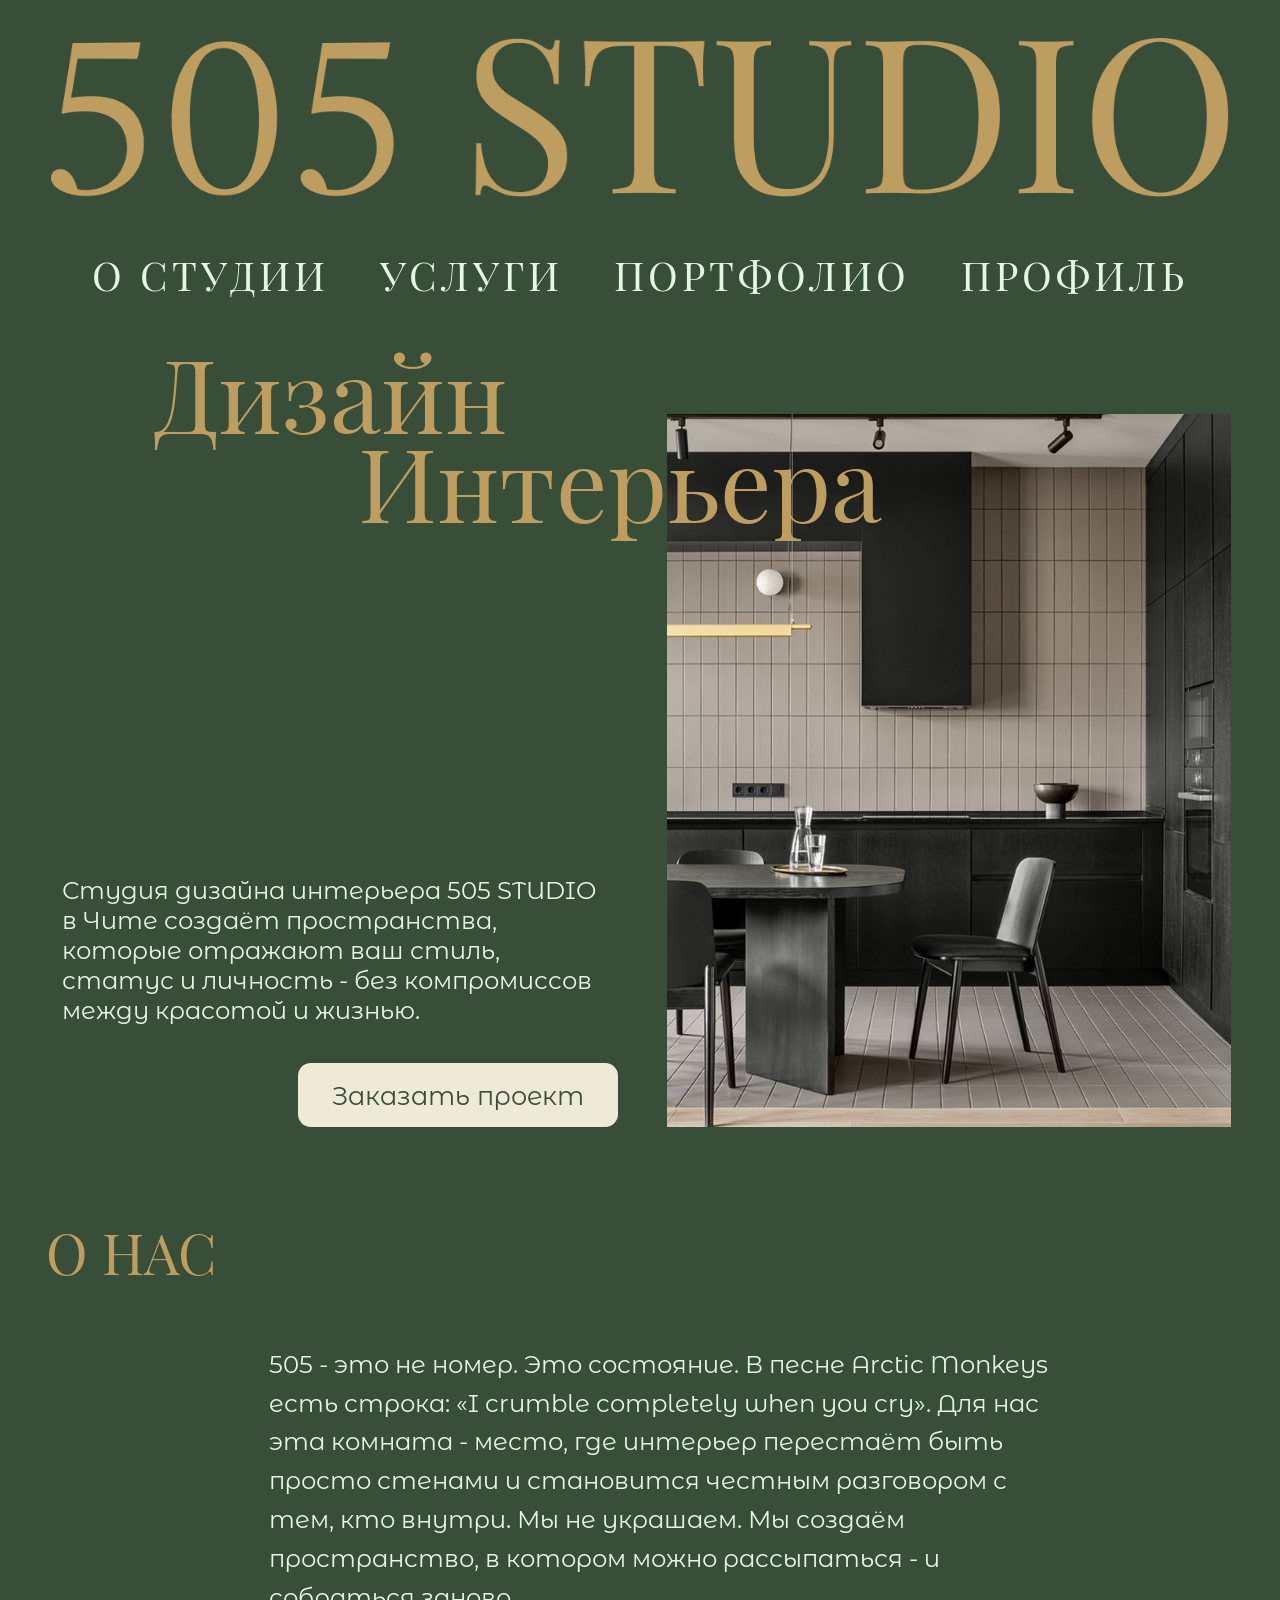
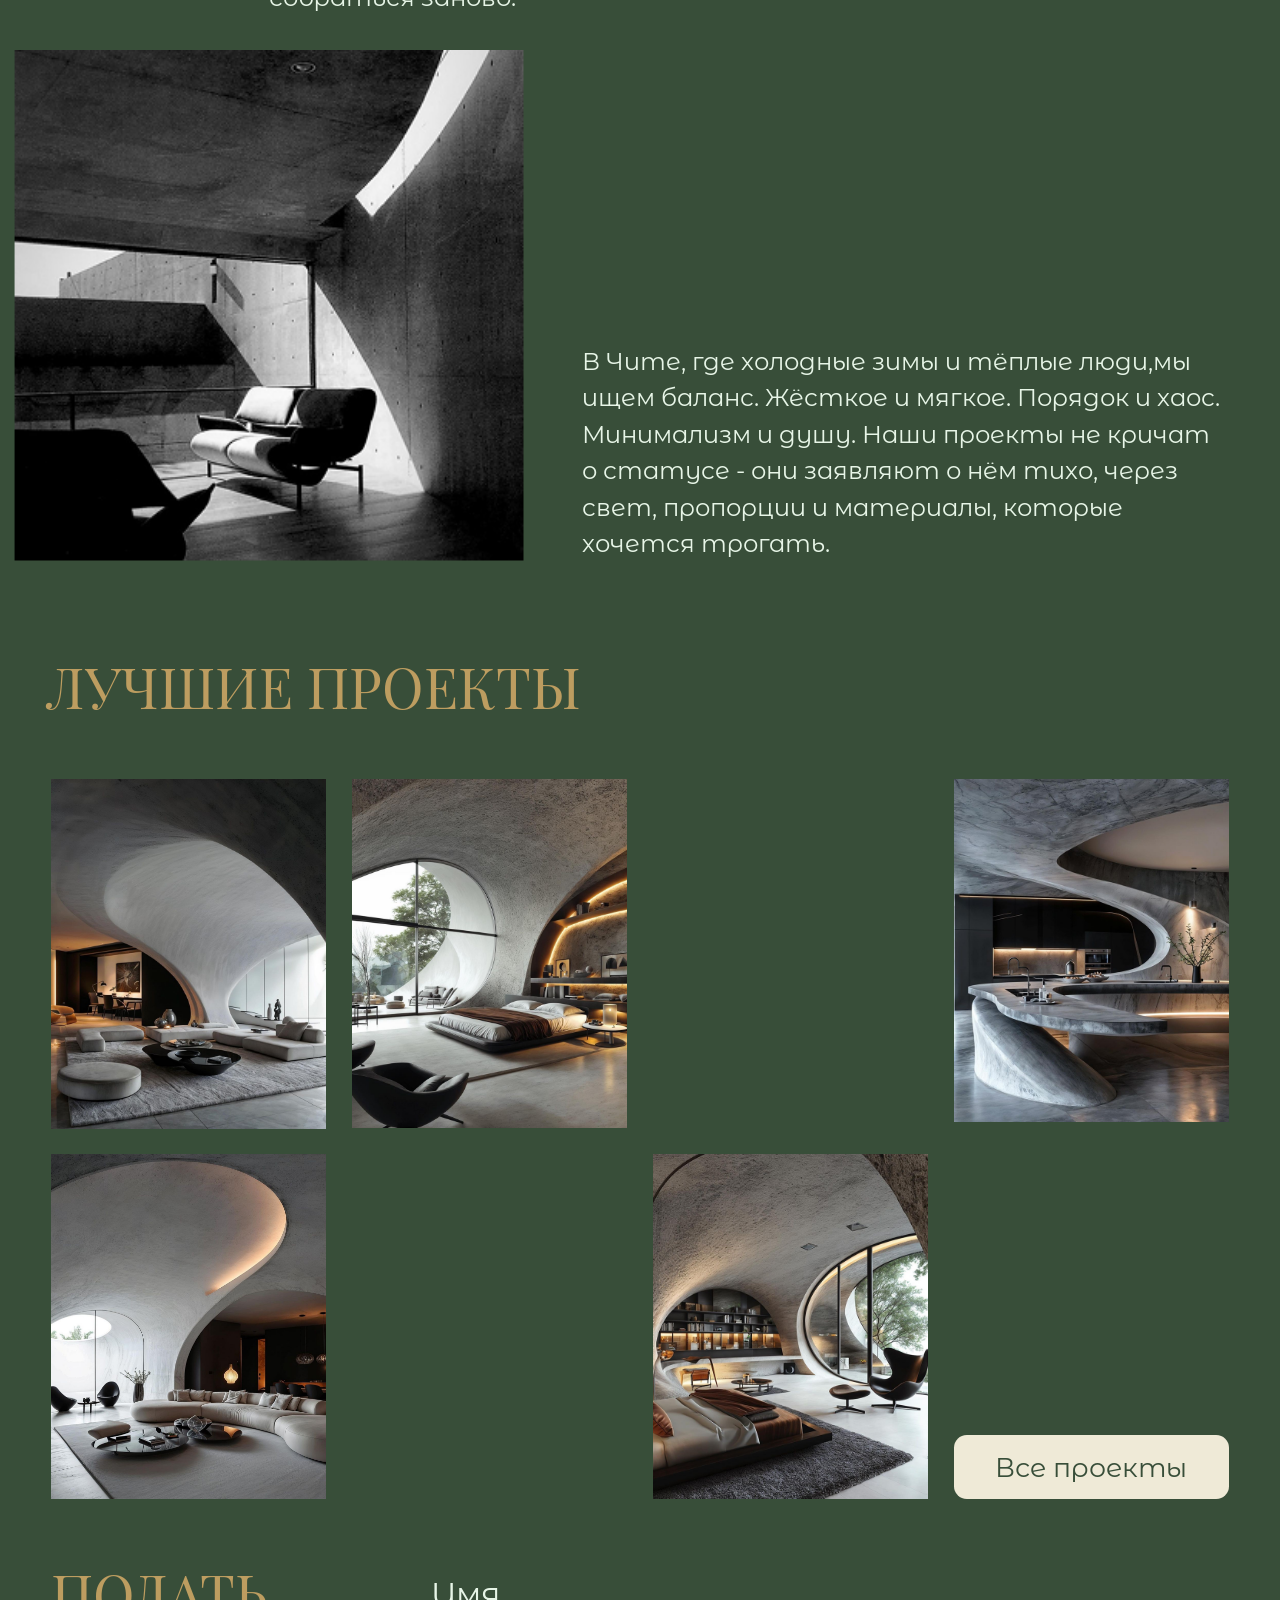
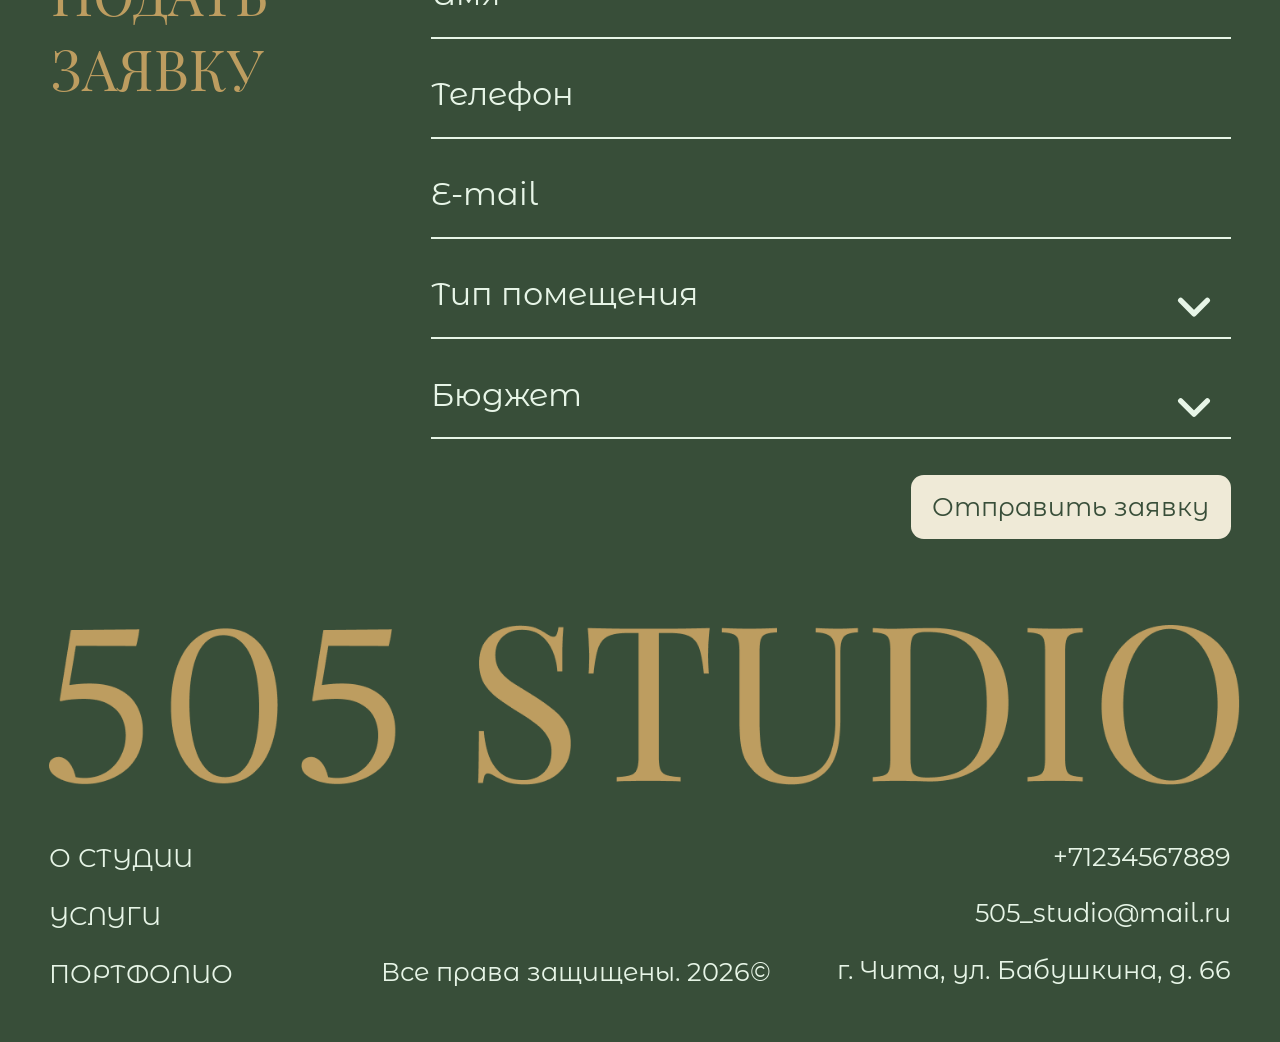
<file: index.html>
<!doctype html>
<html lang="ru">
  <head>
    <meta charset="UTF-8" />
    <meta name="viewport" content="width=device-width, initial-scale=1.0" />
    <title>505 STUDIO - студия дизайна интерьера</title>
    <link rel="stylesheet" href="main.css" />
  </head>
  <body>
    <div class="burger-menu-overlay" id="burgerMenu">
      <div class="menu-header container">
        <a href="index.html">
          <img src="image/логотип.png" alt="505 STUDIO" class="logo"
        /></a>

        <img
          src="image/закрыть.png"
          alt="Закрыть"
          class="close-menu"
          id="closeMenu"
        />
      </div>

      <nav class="menu-content container">
        <ul class="menu-list">
          <li><a href="#about" class="menu-link active">О СТУДИИ</a></li>
          <li><a href="services.html" class="menu-link">УСЛУГИ</a></li>
          <li><a href="portfolio.html" class="menu-link">ПОРТФОЛИО</a></li>
          <li><a href="auth.html" class="menu-link">ПРОФИЛЬ</a></li>
        </ul>

        <div class="menu-contacts">
          <p>+71234567889</p>
          <p>505_studoi@mail.com</p>
          <p>г. Чита, ул. Бабушкина, д. 66</p>
        </div>
      </nav>
    </div>

    <header class="header">
      <div class="container">
        <a href="index.html" class="logo-link">
          <img src="image/логотип.png" alt="505 STUDIO" class="logo"
        /></a>

        <a href="index.html" class="link-header">
          <img
            src="image/большое_лого.png"
            alt="505 STUDIO"
            class="logo-header"
        /></a>

        <nav class="pc-nav pc-only">
          <a href="#about" class="pc-nav-link">О СТУДИИ</a>
          <a href="services.html" class="pc-nav-link">УСЛУГИ</a>
          <a href="portfolio.html" class="pc-nav-link">ПОРТФОЛИО</a>
          <a href="auth.html" class="pc-nav-link">ПРОФИЛЬ</a>
        </nav>

        <img
          src="image/бергер.png"
          alt="Меню"
          class="burger-menu"
          id="burger"
        />
      </div>
    </header>

    <main>
      <section class="banner" id="mainPage">
        <h1 class="title-1">Дизайн</h1>
        <h1 class="title-2">Интерьера</h1>
        <p class="description">
          Студия дизайна интерьера 505 STUDIO в Чите создаёт пространства,
          которые отражают ваш стиль, статус и личность - без компромиссов между
          красотой и жизнью.
        </p>
        <div class="image-btn-banner">
          <img
            src="image/картинка_баннер.png"
            alt="Интерьер"
            class="img-main"
          />
          <a href="#feedback" class="btn btn-banner">Заказать проект</a>
        </div>
      </section>

      <section class="about-container" id="about">
        <h2 class="heading">О НАС</h2>
        <div class="about-content">
          <p class="description">
            505 - это не номер. Это состояние. В песне Arctic Monkeys есть
            строка: «I crumble completely when you cry». Для нас эта комната -
            место, где интерьер перестаёт быть просто стенами и становится
            честным разговором с тем, кто внутри. Мы не украшаем. Мы создаём
            пространство, в котором можно рассыпаться - и собраться заново.
          </p>

          <img src="image/картинка_онас.png" alt="Интерьер" class="about-img" />

          <p class="description">
            В Чите, где холодные зимы и тёплые люди,мы ищем баланс. Жёсткое и
            мягкое. Порядок и хаос. Минимализм и душу. Наши проекты не кричат о
            статусе - они заявляют о нём тихо, через свет, пропорции и
            материалы, которые хочется трогать.
          </p>
        </div>
      </section>

      <section class="projects-container">
        <h2 class="heading">ЛУЧШИЕ ПРОЕКТЫ</h2>
        <div class="projects-grid">
          <img
            src="image/картинка1_проекты.png"
            alt="Проект 1"
            class="projects-img-large"
          />

          <img
            src="image/картинка4_проекты.png"
            alt="Проект 1.1"
            class="pc-only pc-project-extra"
          />
          <img
            src="image/картинка5_проекты.png"
            alt="Проект 1.2"
            class="pc-only pc-project-extra"
          />

          <img
            src="image/картинка2_проекты.png"
            alt="Проект 2"
            class="projects-img-small img-small-1"
          />
          <div class="projects-btn-img">
            <img
              src="image/картинка3_проекты.png"
              alt="Проект 3"
              class="projects-img-small img-small-2"
            />

            <a href="#" class="btn">Все проекты</a>
          </div>
        </div>
      </section>

      <section class="feedback-container" id="feedback">
        <h2 class="heading">ПОДАТЬ ЗАЯВКУ</h2>
        <form class="feedback-form">
          <input type="text" placeholder="Имя" required />
          <input type="tel" placeholder="Телефон" required />
          <input type="email" placeholder="E-mail" required />

          <select>
            <option value="" disabled selected>Тип помещения</option>
            <option value="flat">Квартира</option>
            <option value="house">Дом</option>
            <option value="commerce">Коммерция</option>
          </select>

          <select>
            <option value="" disabled selected>Бюджет</option>
            <option value="low">До 1 млн</option>
            <option value="mid">1-3 млн</option>
            <option value="high">От 3 млн и больше</option>
          </select>

          <button type="submit" class="btn form-btn">Отправить заявку</button>
        </form>
      </section>
    </main>

    <footer class="footer-container">
      <a href="index.html" class="link-footer">
        <img src="image/большое_лого.png" alt="505 STUDIO" class="logo-footer"
      /></a>

      <div class="footer-content">
        <nav class="footer-nav">
          <a href="#about" class="footer-link">О СТУДИИ</a>
          <a href="services.html" class="footer-link">УСЛУГИ</a>
          <a href="portfolio.html" class="footer-link">ПОРТФОЛИО</a>
        </nav>

        <div class="footer-contacts">
          <a href="#" class="footer-contacts-item">+71234567889</a>
          <a href="#" class="footer-contacts-item">505_studio@mail.ru</a>
          <p class="footer-contacts-item">г. Чита, ул. Бабушкина, д. 66</p>
        </div>
      </div>
      <div class="footer-bottom">
        <p>Все права защищены. 2026©</p>
      </div>
    </footer>

    <script src="script.js"></script>
  </body>
</html>
</file>
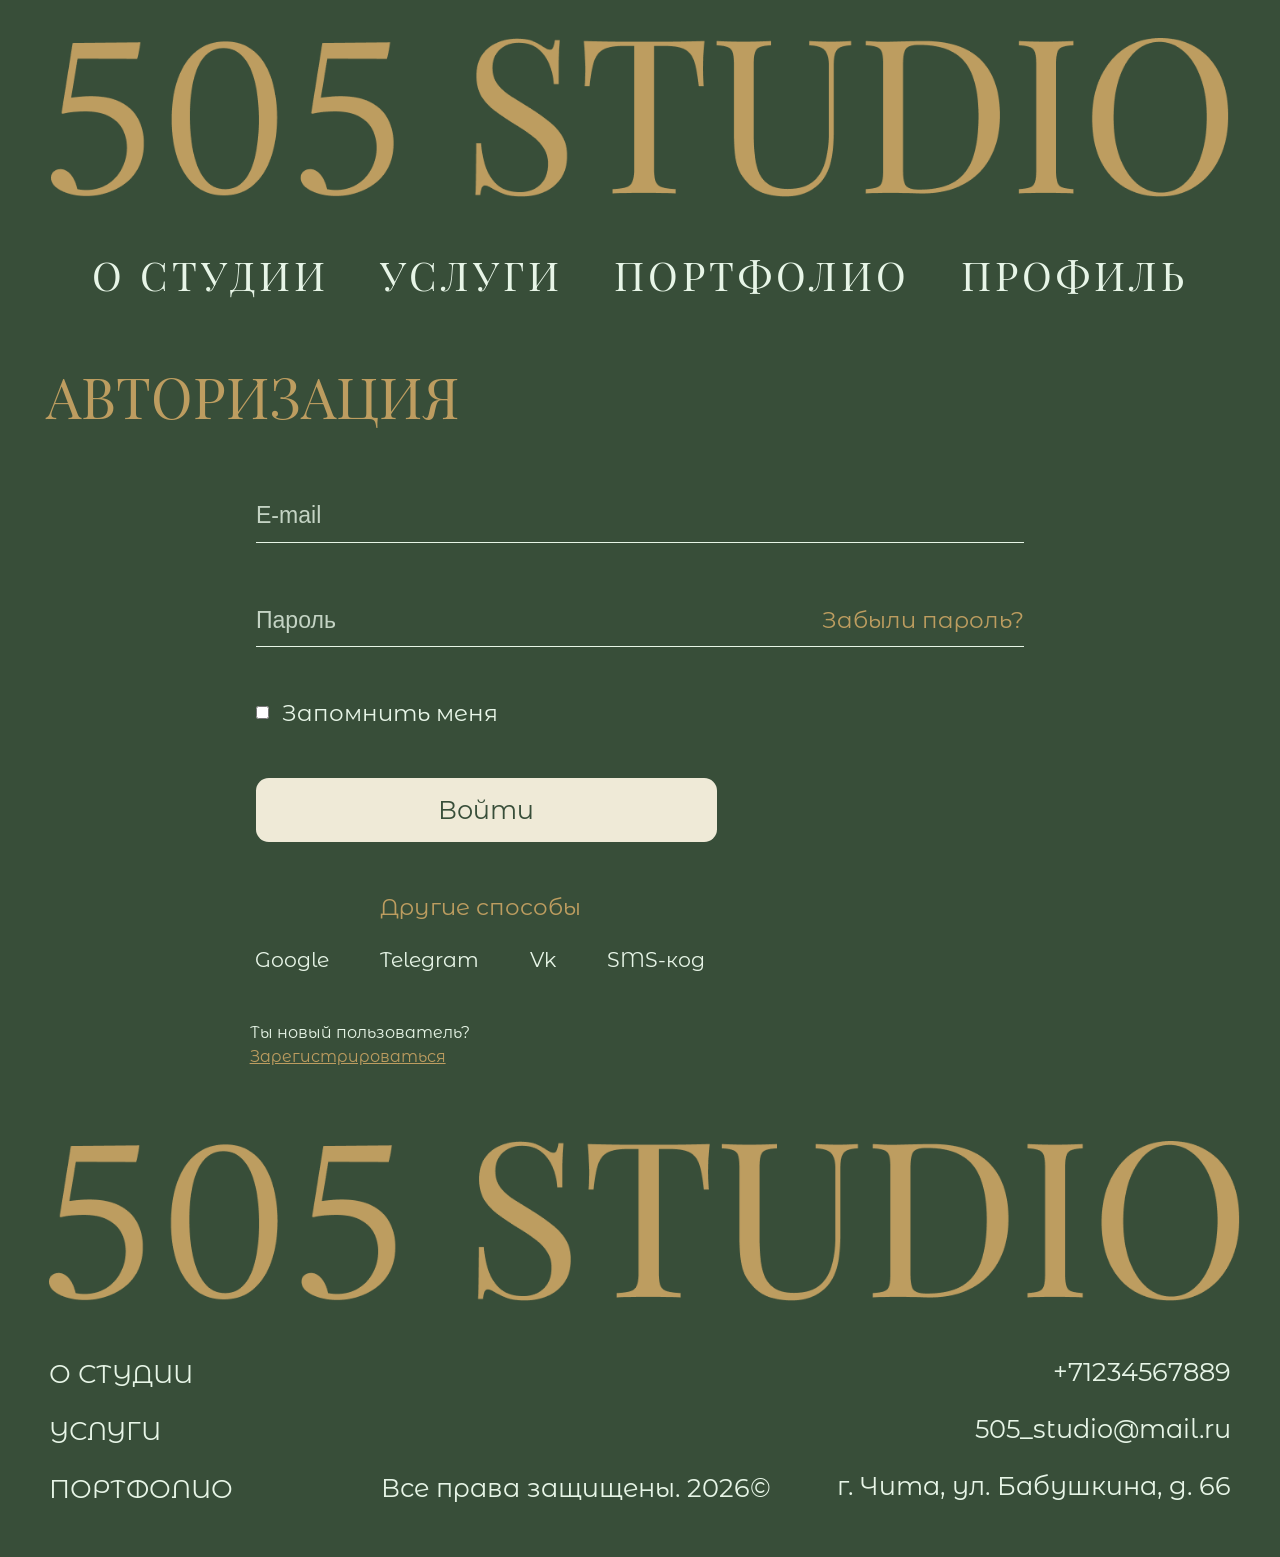
<file: auth.html>
<!doctype html>
<html lang="ru">
  <head>
    <meta charset="UTF-8" />
    <meta name="viewport" content="width=device-width, initial-scale=1.0" />
    <title>Авторизация - 505 STUDIO</title>
    <link rel="stylesheet" href="main.css" />
    <link rel="stylesheet" href="auth.css" />
  </head>
  <body>
    <div class="burger-menu-overlay" id="burgerMenu">
      <div class="menu-header container">
        <a href="index.html">
          <img src="image/логотип.png" alt="505 STUDIO" class="logo"
        /></a>

        <a href="index.html" class="link-header">
        <img
          src="image/закрыть.png"
          alt="Закрыть"
          class="close-menu"
          id="closeMenu"
        />
      </div>

      <nav class="menu-content container">
        <ul class="menu-list">
          <li>
            <a href="index.html#about" class="menu-link active">О СТУДИИ</a>
          </li>
          <li><a href="services.html" class="menu-link">УСЛУГИ</a></li>
          <li><a href="portfolio.html" class="menu-link">ПОРТФОЛИО</a></li>
          <li><a href="auth.html" class="menu-link">ПРОФИЛЬ</a></li>
        </ul>

        <div class="menu-contacts">
          <p>+71234567889</p>
          <p>505_studoi@mail.com</p>
          <p>г. Чита, ул. Бабушкина, д. 66</p>
        </div>
      </nav>
    </div>

    <header class="header">
      <div class="container">
        <a href="index.html" class="logo-link">
          <img src="image/логотип.png" alt="505 STUDIO" class="logo"
        /></a>

        <img
            src="image/большое_лого.png"
            alt="505 STUDIO"
            class="logo-header"
        /></a>

        <nav class="pc-nav pc-only">
          <a href="index.html#about" class="pc-nav-link">О СТУДИИ</a>
          <a href="services.html" class="pc-nav-link">УСЛУГИ</a>
          <a href="portfolio.html" class="pc-nav-link">ПОРТФОЛИО</a>
          <a href="auth.html" class="pc-nav-link">ПРОФИЛЬ</a>
        </nav>
        
        <img
          src="image/бергер.png"
          alt="Меню"
          class="burger-menu"
          id="burger"
        />
      </div>
    </header>

    <main class="content auth-container">
      <h2 class="heading">АВТОРИЗАЦИЯ</h2>

      <form class="auth-form">
        <div class="input-group">
          <input type="email" id="email" placeholder="E-mail" required />
        </div>

        <div class="input-group">
          <input type="password" id="password" placeholder="Пароль" required />
          <a href="#" class="forgot-password">Забыли пароль?</a>
        </div>

        <div class="checkbox-group">
          <input type="checkbox" id="remember" class="custon-checlbox" />
          <label for="remember">Запомнить меня</label>
        </div>
        <a href="profile.html" class="btn">Войти</a>
      </form>

      <div class="social-login">
        <p class="social-title">Другие способы</p>
        <div class="social-links">
          <a href="#">Google</a>
          <a href="#">Telegram</a>
          <a href="#">Vk</a>
          <a href="#">SMS-код</a>
        </div>
      </div>

      <div class="auth-footer">
        <p>Ты новый пользователь?</p>
        <a href="reg.html" class="register-link">Зарегистрироваться</a>
      </div>
    </main>

    <footer class="footer-container">
      <a href="index.html" class="link-footer">
        <img src="image/большое_лого.png" alt="505 STUDIO" class="logo-footer"
      /></a>

      <div class="footer-content">
        <nav class="footer-nav">
          <a href="index.html#about" class="footer-link">О СТУДИИ</a>
          <a href="services.html" class="footer-link">УСЛУГИ</a>
          <a href="portfolio.html" class="footer-link">ПОРТФОЛИО</a>
        </nav>

        <div class="footer-contacts">
          <a href="#" class="footer-contacts-item">+71234567889</a>
          <a href="#" class="footer-contacts-item">505_studio@mail.ru</a>
          <p class="footer-contacts-item">г. Чита, ул. Бабушкина, д. 66</p>
        </div>
      </div>
      <div class="footer-bottom">
        <p>Все права защищены. 2026©</p>
      </div>
    </footer>

    <script src="script.js"></script>
  </body>
</html>
</file>
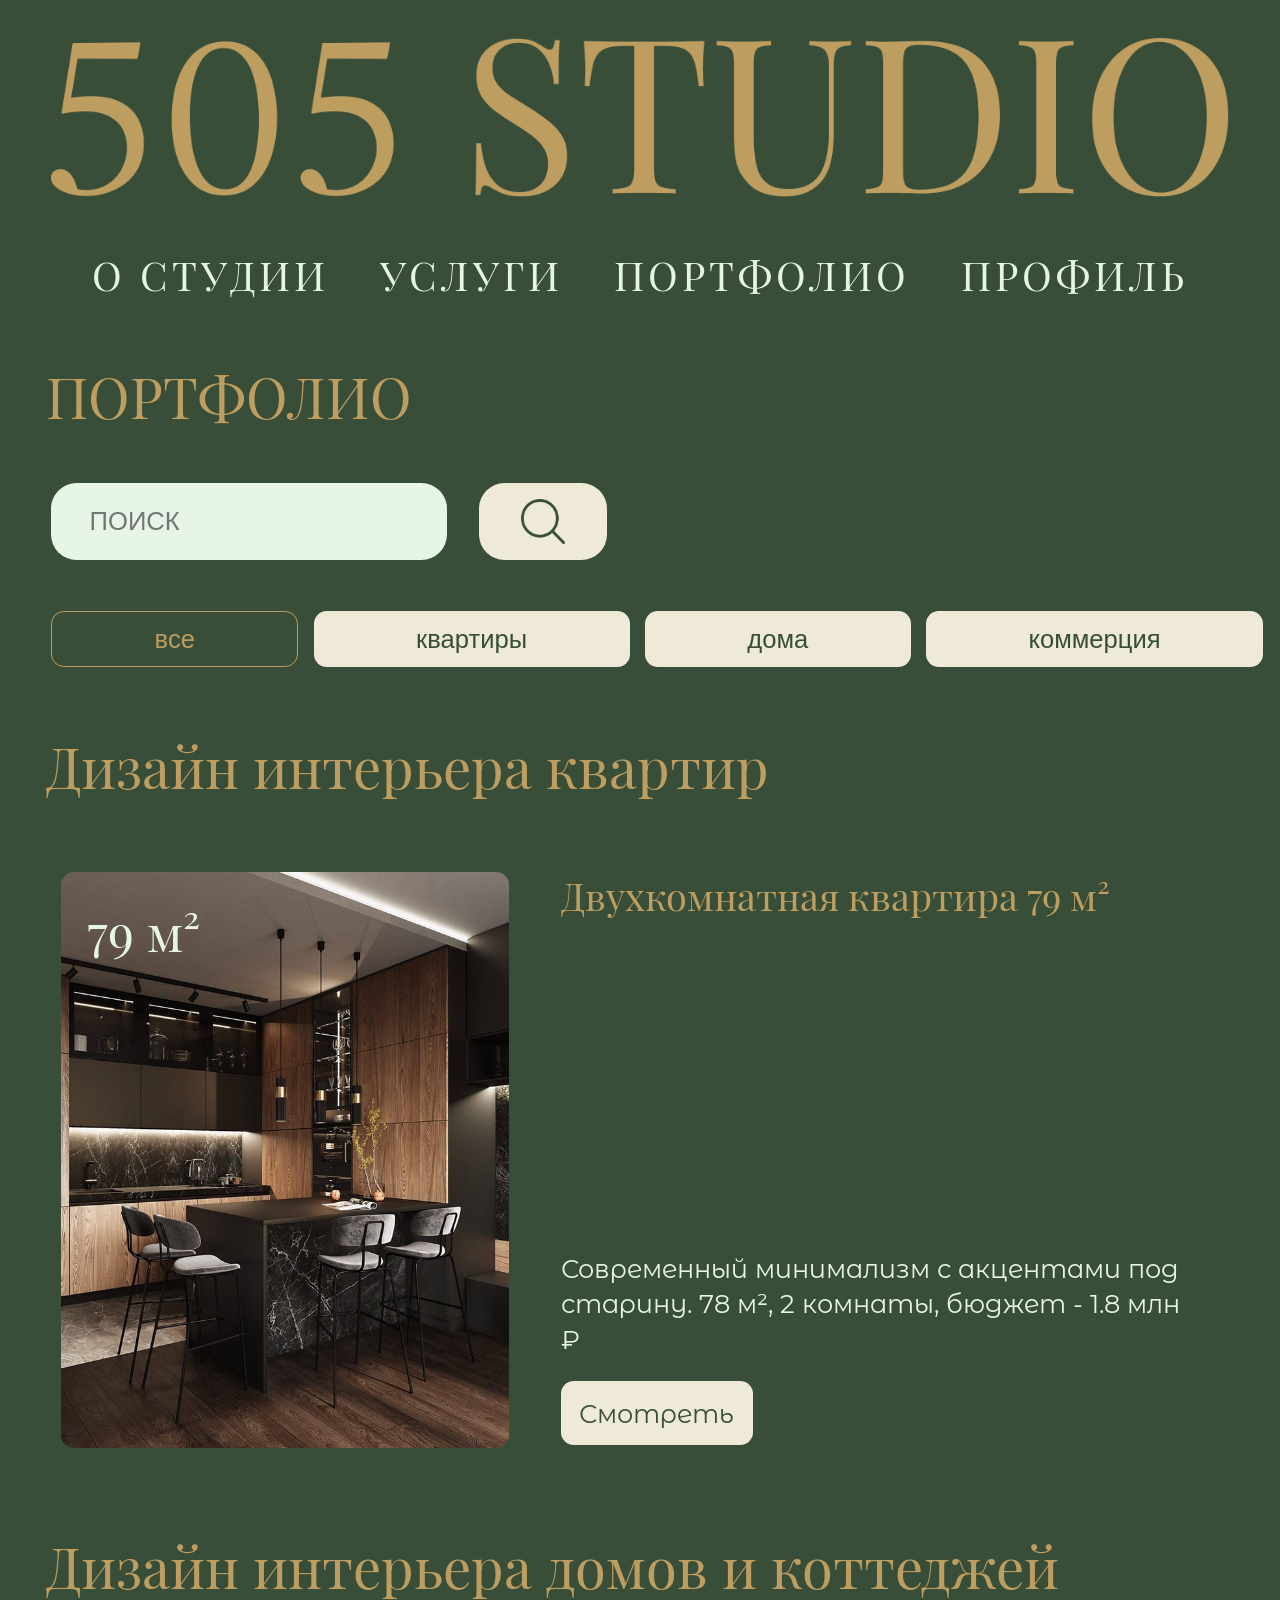
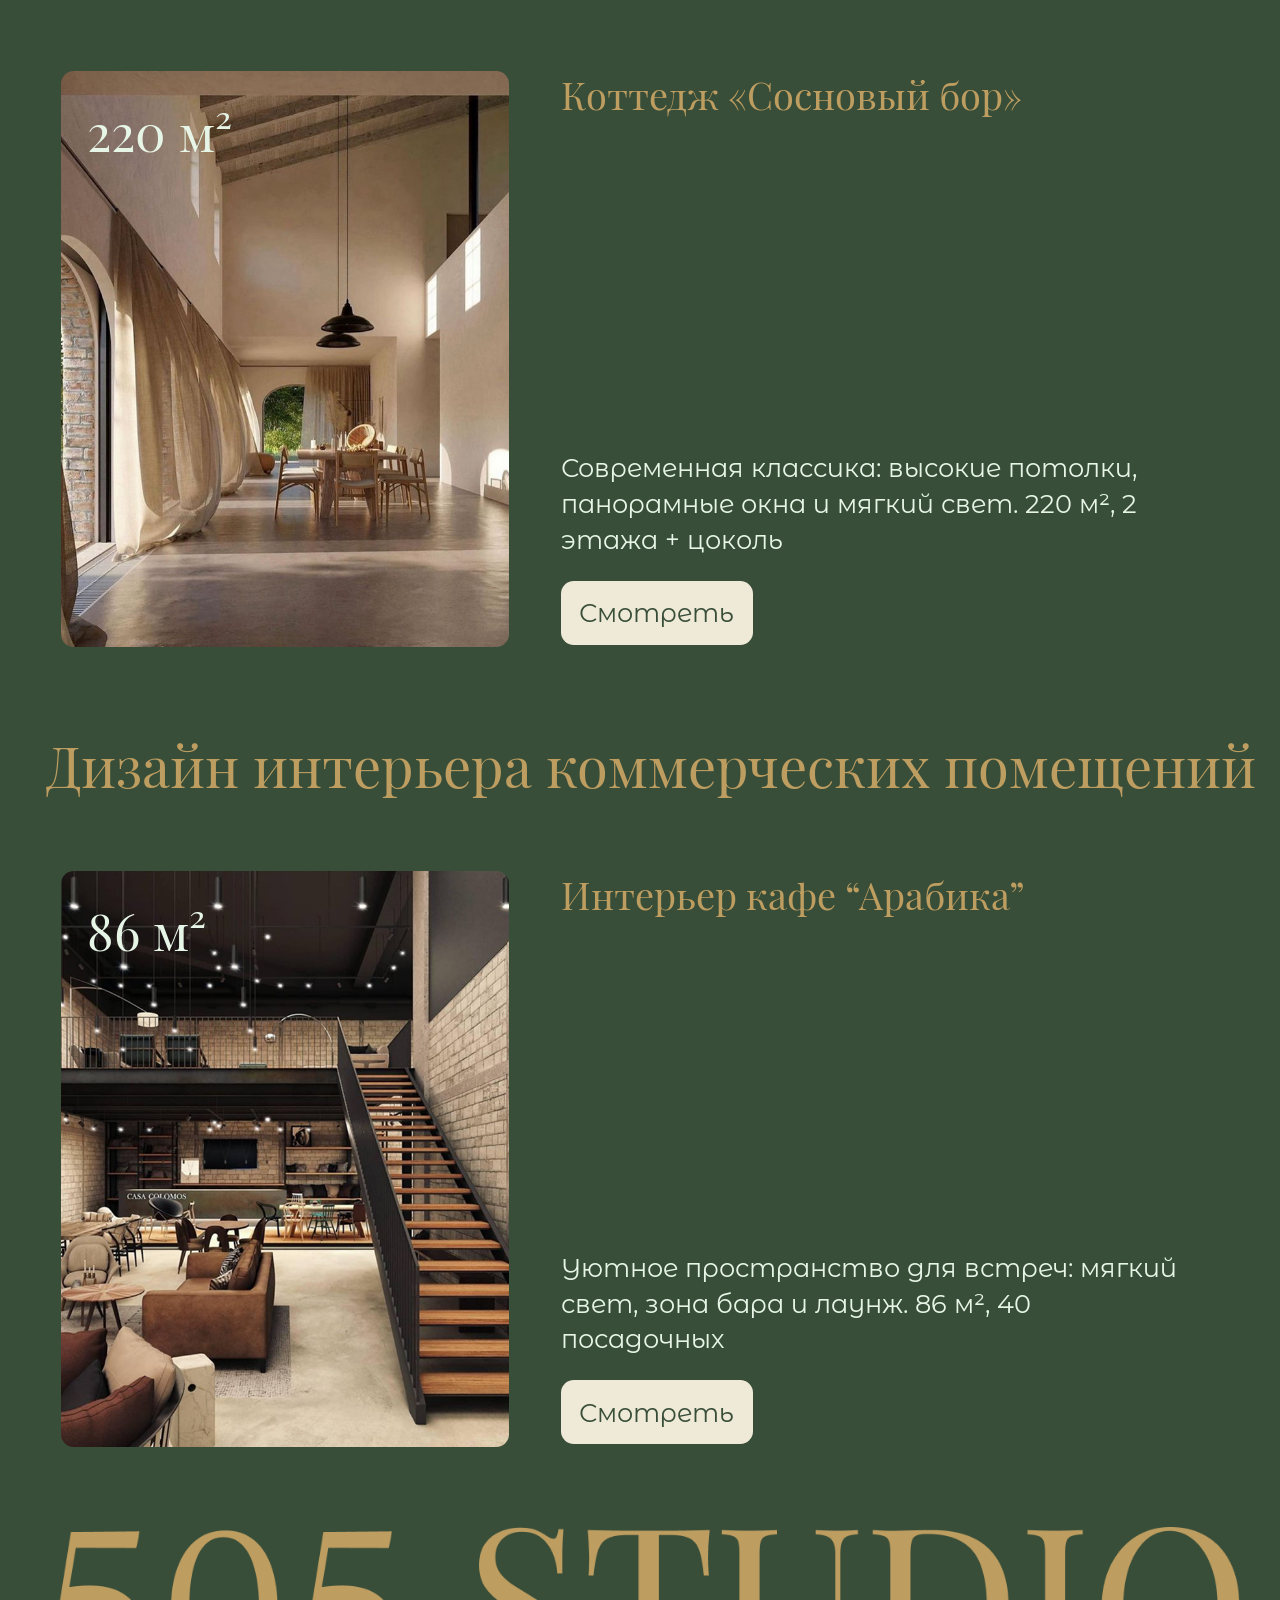
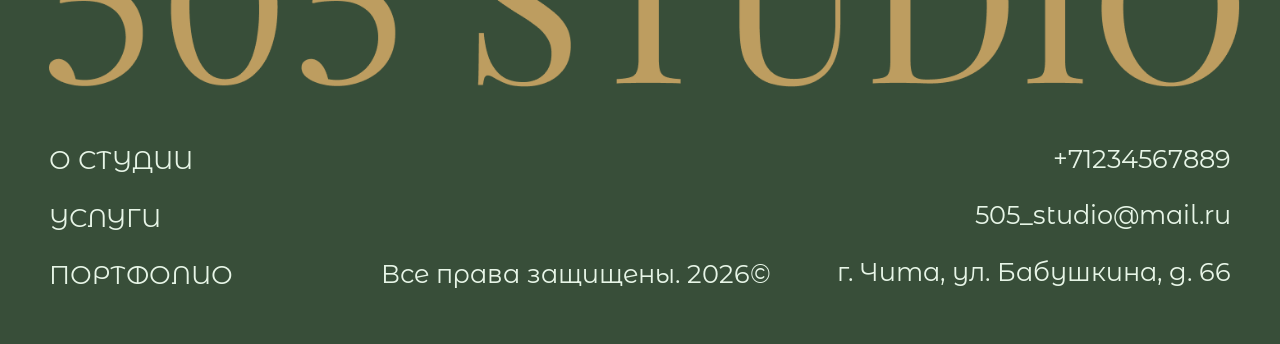
<file: portfolio.html>
<!doctype html>
<html lang="ru">
  <head>
    <meta charset="UTF-8" />
    <meta name="viewport" content="width=device-width, initial-scale=1.0" />
    <title>Портфолио - 505 STUDIO</title>
    <link rel="stylesheet" href="main.css" />
    <link rel="stylesheet" href="portfolio.css" />
  </head>
  <body>
    <div class="burger-menu-overlay" id="burgerMenu">
      <div class="menu-header container">
        <a href="index.html">
          <img src="image/логотип.png" alt="505 STUDIO" class="logo"
        /></a>
        <img
          src="image/закрыть.png"
          alt="Закрыть"
          class="close-menu"
          id="closeMenu"
        />
      </div>

      <nav class="menu-content container">
        <ul class="menu-list">
          <li>
            <a href="index.html#about" class="menu-link active">О СТУДИИ</a>
          </li>
          <li><a href="services.html" class="menu-link">УСЛУГИ</a></li>
          <li><a href="portfolio.html" class="menu-link">ПОРТФОЛИО</a></li>
          <li><a href="profile.html" class="menu-link">ПРОФИЛЬ</a></li>
        </ul>

        <div class="menu-contacts">
          <p>+71234567889</p>
          <p>505_studoi@mail.com</p>
          <p>г. Чита, ул. Бабушкина, д. 66</p>
        </div>
      </nav>
    </div>

    <header class="header">
      <div class="container">
        <a href="index.html" class="logo-link">
          <img src="image/логотип.png" alt="505 STUDIO" class="logo"
        /></a>

        <a href="index.html" class="link-header">
          <img
            src="image/большое_лого.png"
            alt="505 STUDIO"
            class="logo-header"
        /></a>

        <nav class="pc-nav pc-only">
          <a href="index.html#about" class="pc-nav-link">О СТУДИИ</a>
          <a href="services.html" class="pc-nav-link">УСЛУГИ</a>
          <a href="portfolio.html" class="pc-nav-link">ПОРТФОЛИО</a>
          <a href="auth.html" class="pc-nav-link">ПРОФИЛЬ</a>
        </nav>

        <img
          src="image/бергер.png"
          alt="Меню"
          class="burger-menu"
          id="burger"
        />
      </div>
    </header>

    <main class="content">
      <h1 class="heading">ПОРТФОЛИО</h1>

      <div class="portfolio-controls">
        <div class="search-container">
          <input type="text" id="portfolioSearch" placeholder="ПОИСК" />
          <button class="search-btn">
            <img src="image/поиск.png" alt="" />
          </button>
        </div>

        <div class="filter-container">
          <button class="filter-btn active" data-filter="all">все</button>
          <button class="filter-btn" data-filter="apartaments">квартиры</button>
          <button class="filter-btn" data-filter="houses">дома</button>
          <button class="filter-btn" data-filter="commercial">коммерция</button>
        </div>
      </div>

      <div class="portfolio-grid" id="portfolioGrid">
        <h2 class="heading">Дизайн интерьера квартир</h2>
        <div class="portfolio-card" data-category="apartaments">
          <div class="card-image">
            <img src="image/проект1.png" alt="" />
            <span class="area-tag">79 м²</span>
          </div>
          <div class="card-info">
            <h3>Двухкомнатная квартира 79 м²</h3>
            <p>
              Современный минимализм с акцентами под старину. 78 м², 2 комнаты,
              бюджет - 1.8 млн ₽
            </p>
            <a href="#" class="btn">Смотреть</a>
          </div>
        </div>

        <h2 class="heading">Дизайн интерьера домов и коттеджей</h2>

        <div class="portfolio-card" data-category="houses">
          <div class="card-image">
            <img src="image/проект2.png" alt="" />
            <span class="area-tag">220 м²</span>
          </div>
          <div class="card-info">
            <h3>Коттедж «Сосновый бор»</h3>
            <p>
              Современная классика: высокие потолки, панорамные окна и мягкий
              свет. 220 м², 2 этажа + цоколь
            </p>
            <a href="#" class="btn">Смотреть</a>
          </div>
        </div>

        <h2 class="heading">Дизайн интерьера коммерческих помещений</h2>

        <div class="portfolio-card" data-category="commercial">
          <div class="card-image">
            <img src="image/проект3.png" alt="" />
            <span class="area-tag">86 м²</span>
          </div>
          <div class="card-info">
            <h3>Интерьер кафе “Арабика”</h3>
            <p>
              Уютное пространство для встреч: мягкий свет, зона бара и лаунж. 86
              м², 40 посадочных
            </p>
            <a href="#" class="btn">Смотреть</a>
          </div>
        </div>
      </div>
    </main>

    <footer class="footer-container">
      <a href="index.html" class="link-footer">
        <img src="image/большое_лого.png" alt="505 STUDIO" class="logo-footer"
      /></a>

      <div class="footer-content">
        <nav class="footer-nav">
          <a href="index.html#about" class="footer-link">О СТУДИИ</a>
          <a href="services.html" class="footer-link">УСЛУГИ</a>
          <a href="portfolio.html" class="footer-link">ПОРТФОЛИО</a>
        </nav>

        <div class="footer-contacts">
          <a href="#" class="footer-contacts-item">+71234567889</a>
          <a href="#" class="footer-contacts-item">505_studio@mail.ru</a>
          <p class="footer-contacts-item">г. Чита, ул. Бабушкина, д. 66</p>
        </div>
      </div>
      <div class="footer-bottom">
        <p>Все права защищены. 2026©</p>
      </div>
    </footer>

    <script src="script.js"></script>
  </body>
</html>
</file>
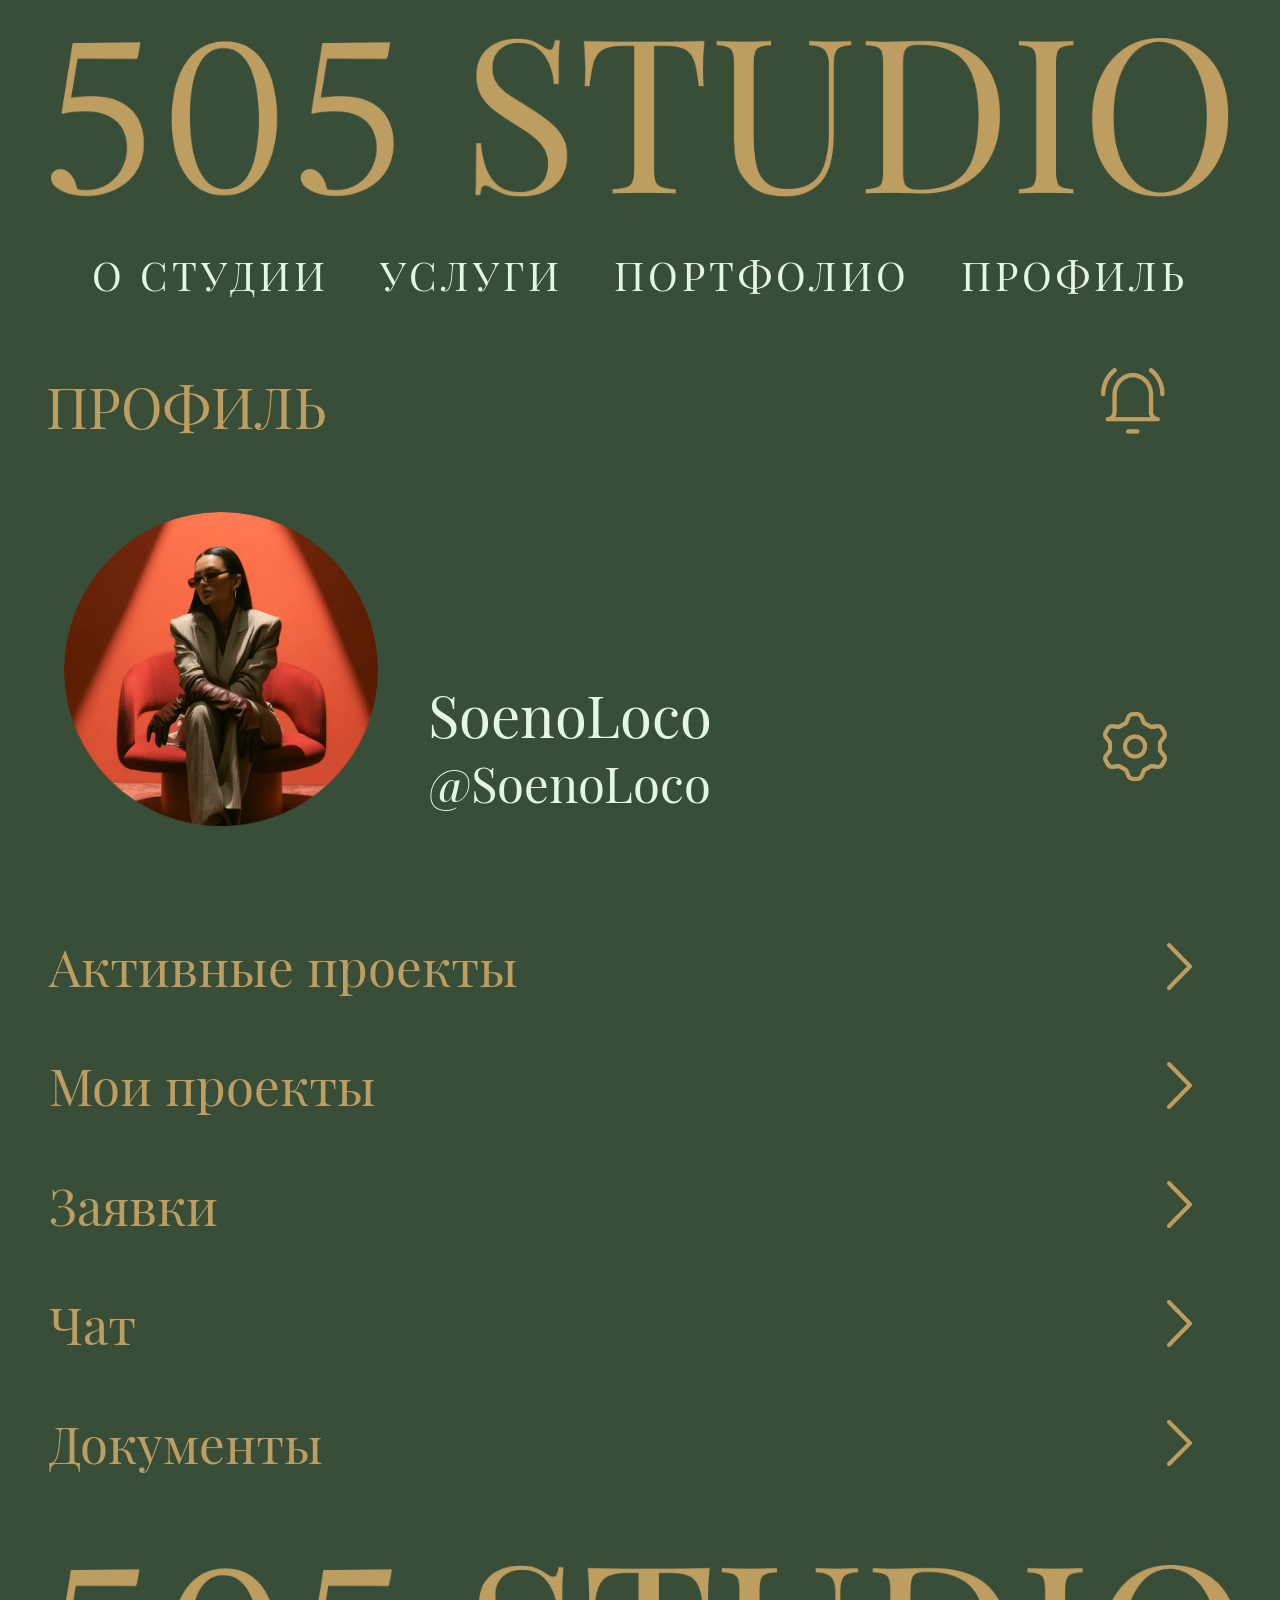
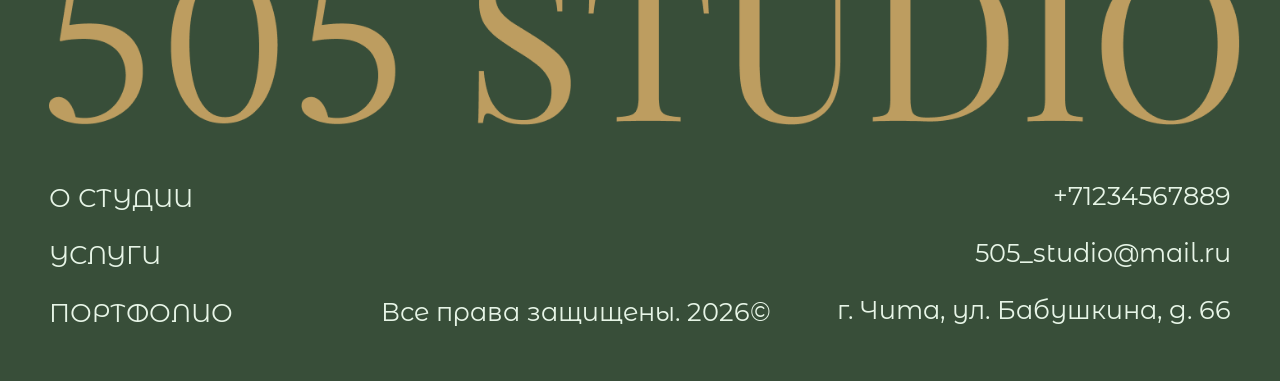
<file: profile.html>
<!doctype html>
<html lang="ru">
  <head>
    <meta charset="UTF-8" />
    <meta name="viewport" content="width=device-width, initial-scale=1.0" />
    <title>Профиль - 505 STUDIO</title>
    <link rel="stylesheet" href="main.css" />
    <link rel="stylesheet" href="profile.css" />
  </head>
  <body>
    <div class="burger-menu-overlay" id="burgerMenu">
      <div class="menu-header container">
        <a href="index.html">
          <img src="image/логотип.png" alt="505 STUDIO" class="logo"
        /></a>
        <img
          src="image/закрыть.png"
          alt="Закрыть"
          class="close-menu"
          id="closeMenu"
        />
      </div>

      <nav class="menu-content container">
        <ul class="menu-list">
          <li><a href="index.html#about" class="menu-link active">О СТУДИИ</a></li>
          <li><a href="services.html" class="menu-link">УСЛУГИ</a></li>
          <li><a href="portfolio.html" class="menu-link">ПОРТФОЛИО</a></li>
          <li><a href="profile.html" class="menu-link">ПРОФИЛЬ</a></li>
        </ul>

        <div class="menu-contacts">
          <p>+71234567889</p>
          <p>505_studoi@mail.com</p>
          <p>г. Чита, ул. Бабушкина, д. 66</p>
        </div>
      </nav>
    </div>

    <header class="header">
      <div class="container">
        <a href="index.html" class="logo-link">
          <img src="image/логотип.png" alt="505 STUDIO" class="logo"
        /></a>

        <img
            src="image/большое_лого.png"
            alt="505 STUDIO"
            class="logo-header"
        /></a>

        <nav class="pc-nav pc-only">
          <a href="index.html#about" class="pc-nav-link">О СТУДИИ</a>
          <a href="services.html" class="pc-nav-link">УСЛУГИ</a>
          <a href="portfolio.html" class="pc-nav-link">ПОРТФОЛИО</a>
          <a href="auth.html" class="pc-nav-link">ПРОФИЛЬ</a>
        </nav>

        <img
          src="image/бергер.png"
          alt="Меню"
          class="burger-menu"
          id="burger"
        />
      </div>
    </header>

    <main class="content">
      <div class="header-row">
        <h2 class="heading">ПРОФИЛЬ</h2>
        <a href="#" class="notification-btn">
          <img src="image/уведомления.png" alt="уведомления" />
        </a>
      </div>

      <div class="user-header">
        <div class="profile-avatar">
          <img src="image/профиль.png" alt="UserAvatar" />
        </div>
        <div class="user-meta">
          <div class="user-info">
            <p class="user-name">SoenoLoco</p>
            <p class="user-handle">@SoenoLoco</p>
          </div>
          <a href="#" class="settings-btn">
            <img src="image/настройки.png" alt="настройки" />
          </a>
        </div>
      </div>
      
      <div class="profile-menu">
        <div class="menu-item">
          <span>Активные проекты</span>
          <img src="image/подробнее.png" alt="" class="arrow" />
        </div>
        <div class="accordion">
          <div class="menu-item accordion-header" id="myProjectsToggle">
            <span>Мои проекты</span>
            <img src="image/подробнее.png" alt="" class="arrow-icon" />
          </div>
          <div class="accordion-content" id="myProjectsContent">
            <div class="project-mini-card">
              <img src="image/проекты.png" alt="Проект" />
              <div class="project-mini-info">
                <h3>Загородный дом</h3>
                <p>Статус: в работе</p>
                <p>Этап: Планировка</p>
                <a href="#" class="btn">Подробнее</a>
              </div>
            </div>
          </div>
        </div>
        <div class="menu-item">
          <span>Заявки</span>
          <img src="image/подробнее.png" alt="" class="arrow" />
        </div>
        <div class="menu-item">
          <span>Чат</span>
          <img src="image/подробнее.png" alt="" class="arrow" />
        </div>
        <div class="menu-item">
          <span>Документы</span>
          <img src="image/подробнее.png" alt="" class="arrow" />
        </div>
      </div>
    </main>

    <footer class="footer-container">
      <a href="index.html" class="link-footer">
        <img src="image/большое_лого.png" alt="505 STUDIO" class="logo-footer"
      /></a>

      <div class="footer-content">
        <nav class="footer-nav">
          <a href="index.html#about" class="footer-link">О СТУДИИ</a>
          <a href="services.html" class="footer-link">УСЛУГИ</a>
          <a href="portfolio.html" class="footer-link">ПОРТФОЛИО</a>
        </nav>

        <div class="footer-contacts">
          <a href="#" class="footer-contacts-item">+71234567889</a>
          <a href="#" class="footer-contacts-item">505_studio@mail.ru</a>
          <p class="footer-contacts-item">г. Чита, ул. Бабушкина, д. 66</p>
        </div>
      </div>
      <div class="footer-bottom">
        <p>Все права защищены. 2026©</p>
      </div>
    </footer>
    <script src="script.js"></script>
  </body>
</html>
</file>
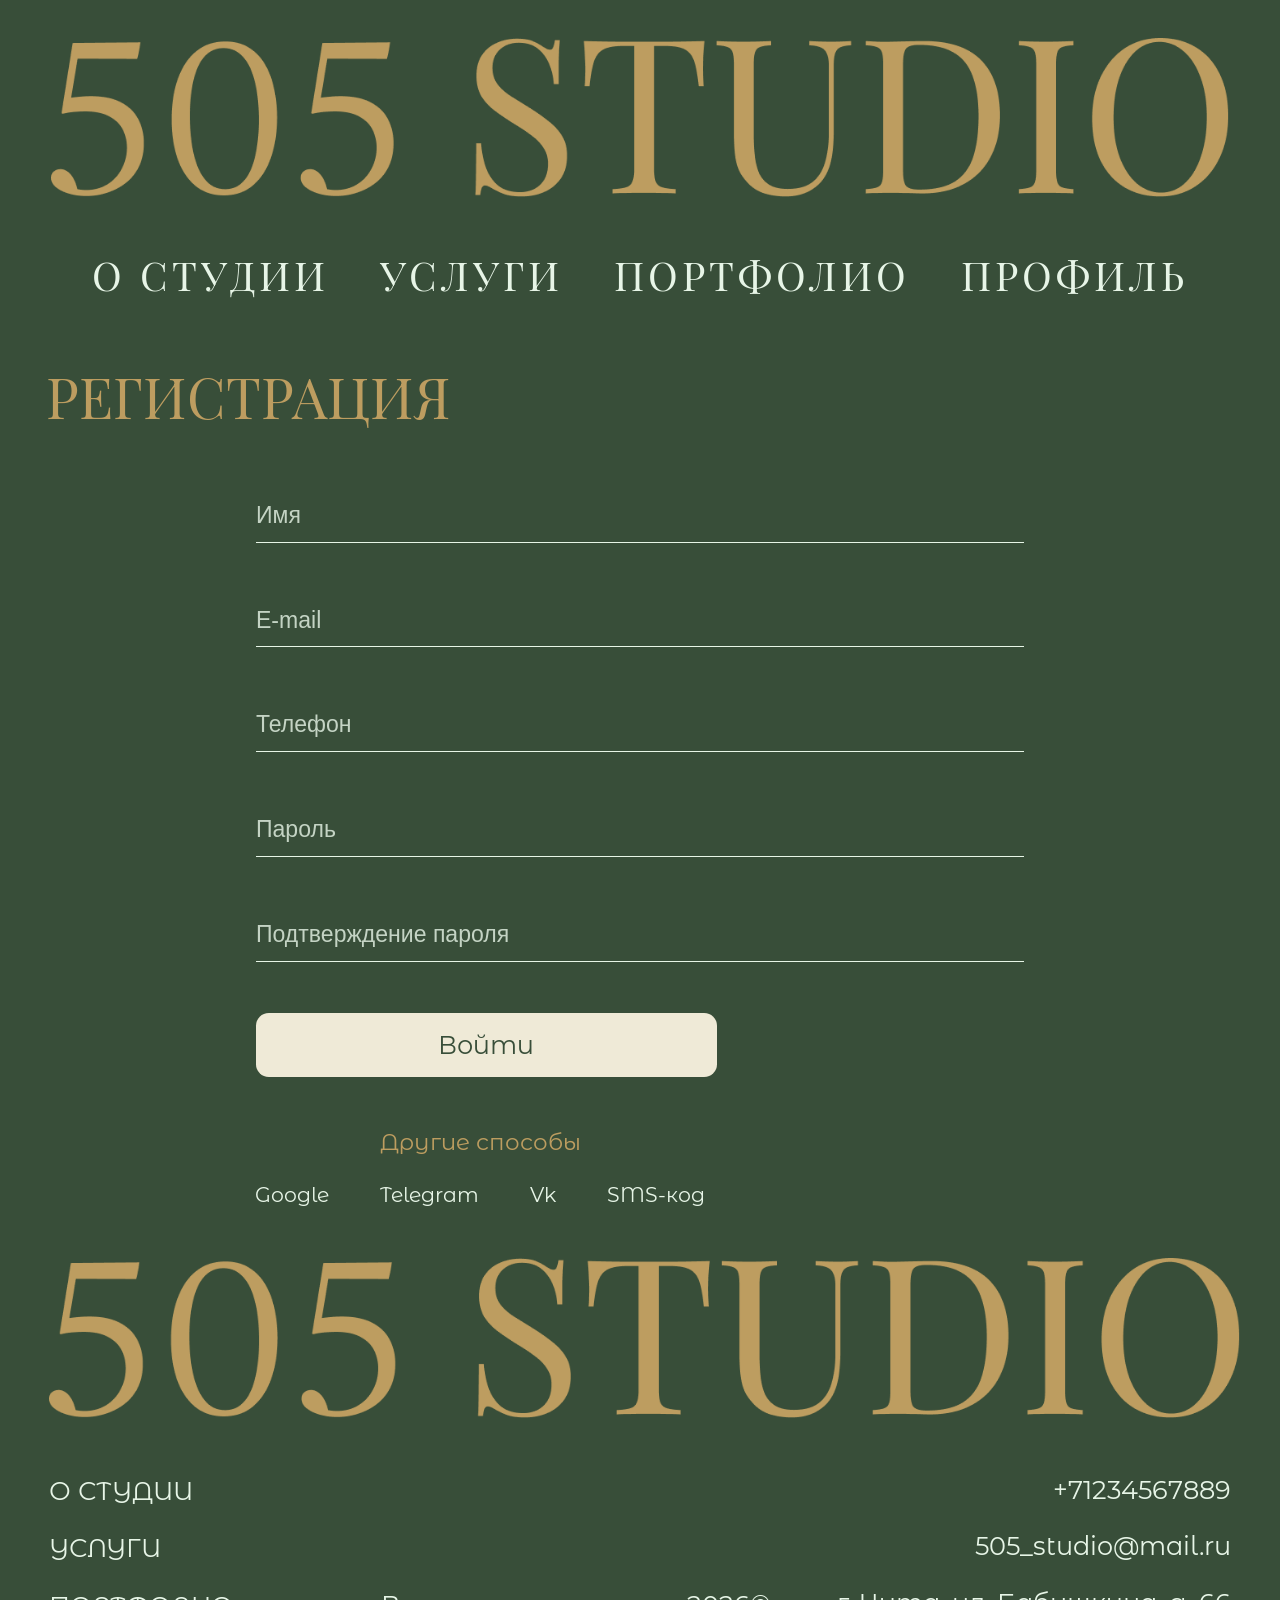
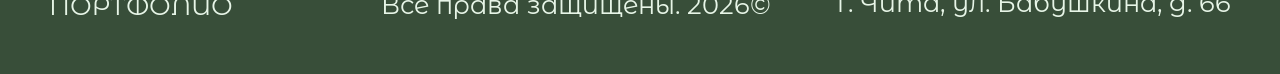
<file: reg.html>
<!doctype html>
<html lang="ru">
  <head>
    <meta charset="UTF-8" />
    <meta name="viewport" content="width=device-width, initial-scale=1.0" />
    <title>Регистрация - 505 STUDIO</title>
    <link rel="stylesheet" href="main.css" />
    <link rel="stylesheet" href="auth.css" />
  </head>
  <body>
    <div class="burger-menu-overlay" id="burgerMenu">
      <div class="menu-header container">
        <a href="index.html">
          <img src="image/логотип.png" alt="505 STUDIO" class="logo"
        /></a>
        <img
          src="image/закрыть.png"
          alt="Закрыть"
          class="close-menu"
          id="closeMenu"
        />
      </div>

      <nav class="menu-content container">
        <ul class="menu-list">
          <li>
            <a href="index.html#about" class="menu-link active">О СТУДИИ</a>
          </li>
          <li><a href="services.html" class="menu-link">УСЛУГИ</a></li>
          <li><a href="portfolio.html" class="menu-link">ПОРТФОЛИО</a></li>
          <li><a href="profile.html" class="menu-link">ПРОФИЛЬ</a></li>
        </ul>

        <div class="menu-contacts">
          <p>+71234567889</p>
          <p>505_studoi@mail.com</p>
          <p>г. Чита, ул. Бабушкина, д. 66</p>
        </div>
      </nav>
    </div>

    <header class="header">
      <div class="container">
        <a href="index.html" class="logo-link">
          <img src="image/логотип.png" alt="505 STUDIO" class="logo"
        /></a>

        <img
            src="image/большое_лого.png"
            alt="505 STUDIO"
            class="logo-header"
        /></a>

        <nav class="pc-nav pc-only">
          <a href="index.html#about" class="pc-nav-link">О СТУДИИ</a>
          <a href="services.html" class="pc-nav-link">УСЛУГИ</a>
          <a href="portfolio.html" class="pc-nav-link">ПОРТФОЛИО</a>
          <a href="auth.html" class="pc-nav-link">ПРОФИЛЬ</a>
        </nav>
        
        <img
          src="image/бергер.png"
          alt="Меню"
          class="burger-menu"
          id="burger"
        />
      </div>
    </header>

    <main class="content auth-container">
      <h2 class="heading">РЕГИСТРАЦИЯ</h2>

      <form class="auth-form">
        <div class="input-group">
          <input type="text" id="reg-name" placeholder="Имя" required />
        </div>

        <div class="input-group">
          <input type="email" id="reg-pas" placeholder="E-mail" required />
        </div>

        <div class="input-group">
          <input type="tel" id="reg-phone" placeholder="Телефон" required />
        </div>

        <div class="input-group">
          <input
            type="password"
            id="reg-pas-confirm"
            placeholder="Пароль"
            required
          />
        </div>

        <div class="input-group">
          <input
            type="password"
            id="password"
            placeholder="Подтверждение пароля"
            required
          />
        </div>

        <a href="profile.html" class="btn">Войти</a>
      </form>

      <div class="social-login">
        <p class="social-title">Другие способы</p>
        <div class="social-links">
          <a href="#">Google</a>
          <a href="#">Telegram</a>
          <a href="#">Vk</a>
          <a href="#">SMS-код</a>
        </div>
      </div>
    </main>

    <footer class="footer-container">
      <a href="index.html" class="link-footer">
        <img src="image/большое_лого.png" alt="505 STUDIO" class="logo-footer"
      /></a>

      <div class="footer-content">
        <nav class="footer-nav">
          <a href="index.html#about" class="footer-link">О СТУДИИ</a>
          <a href="services.html" class="footer-link">УСЛУГИ</a>
          <a href="portfolio.html" class="footer-link">ПОРТФОЛИО</a>
        </nav>

        <div class="footer-contacts">
          <a href="#" class="footer-contacts-item">+71234567889</a>
          <a href="#" class="footer-contacts-item">505_studio@mail.ru</a>
          <p class="footer-contacts-item">г. Чита, ул. Бабушкина, д. 66</p>
        </div>
      </div>
      <div class="footer-bottom">
        <p>Все права защищены. 2026©</p>
      </div>
    </footer>

    <script src="script.js"></script>
  </body>
</html>
</file>
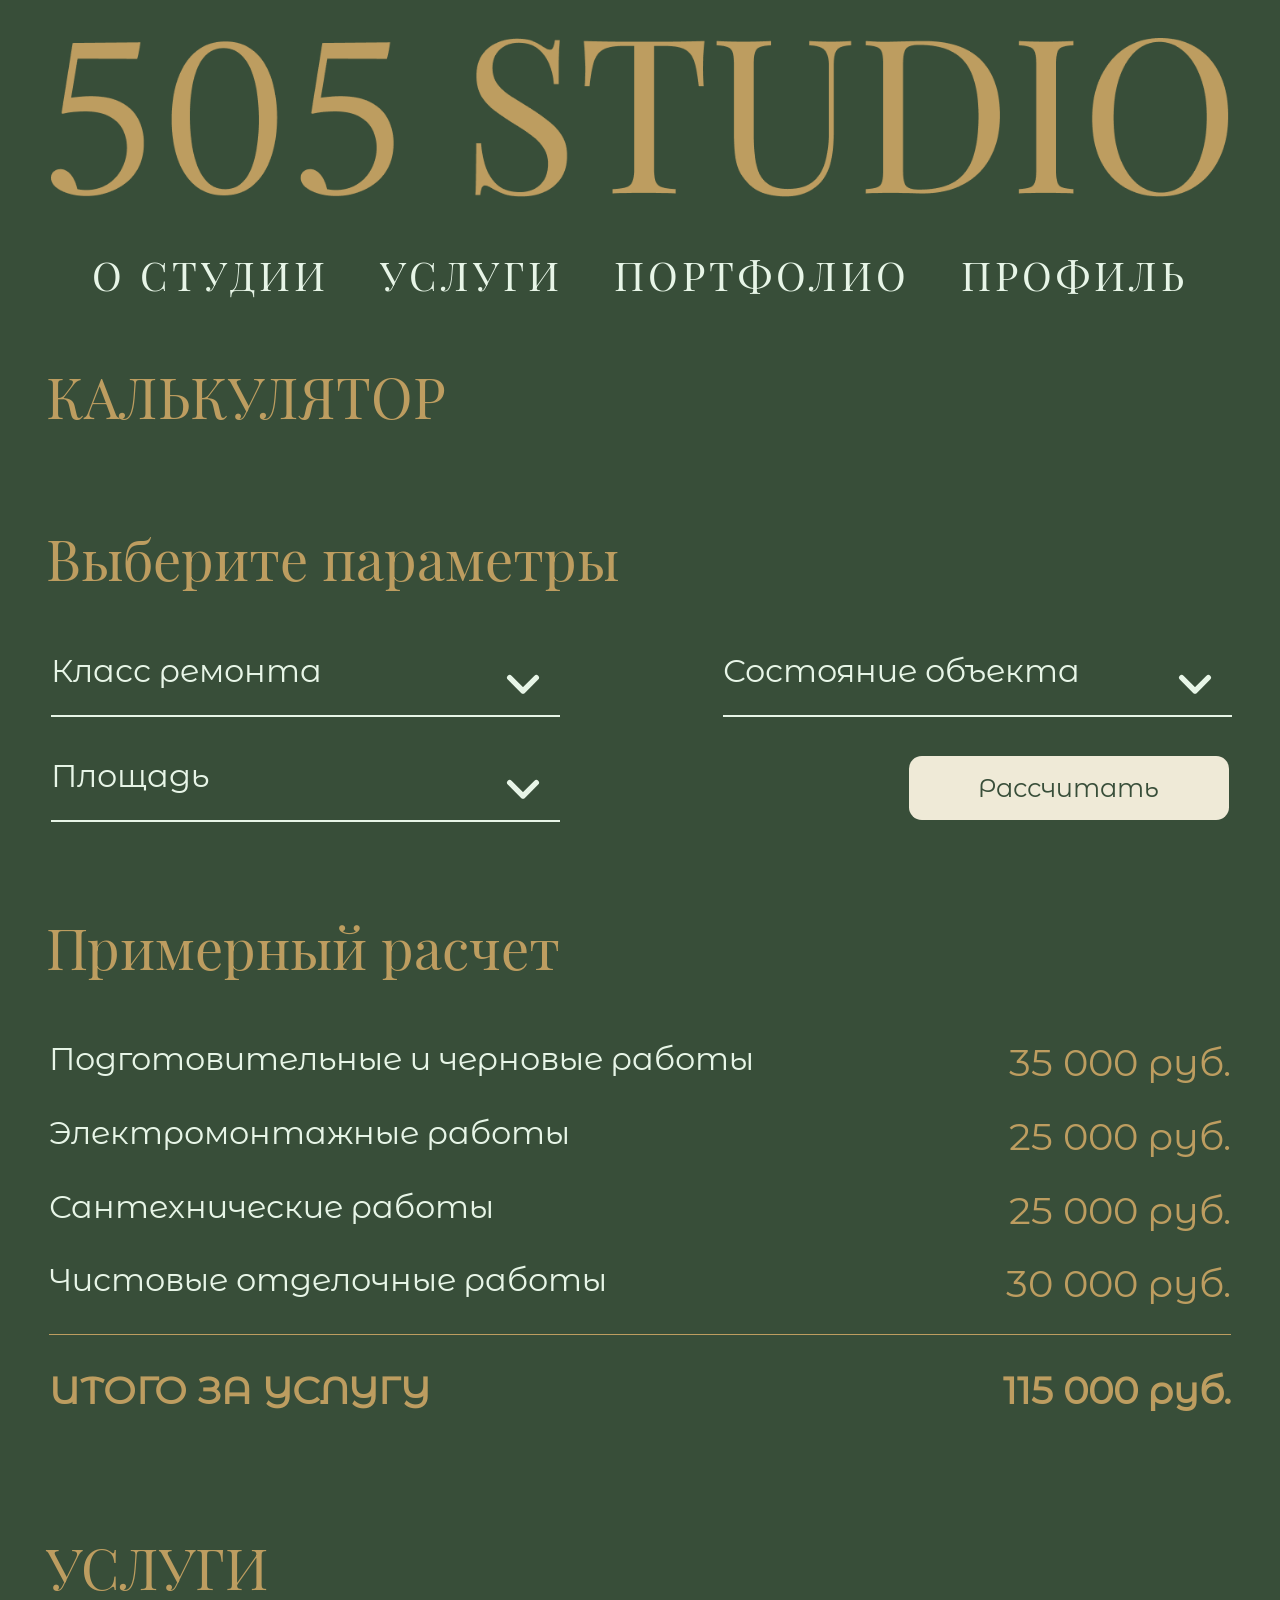
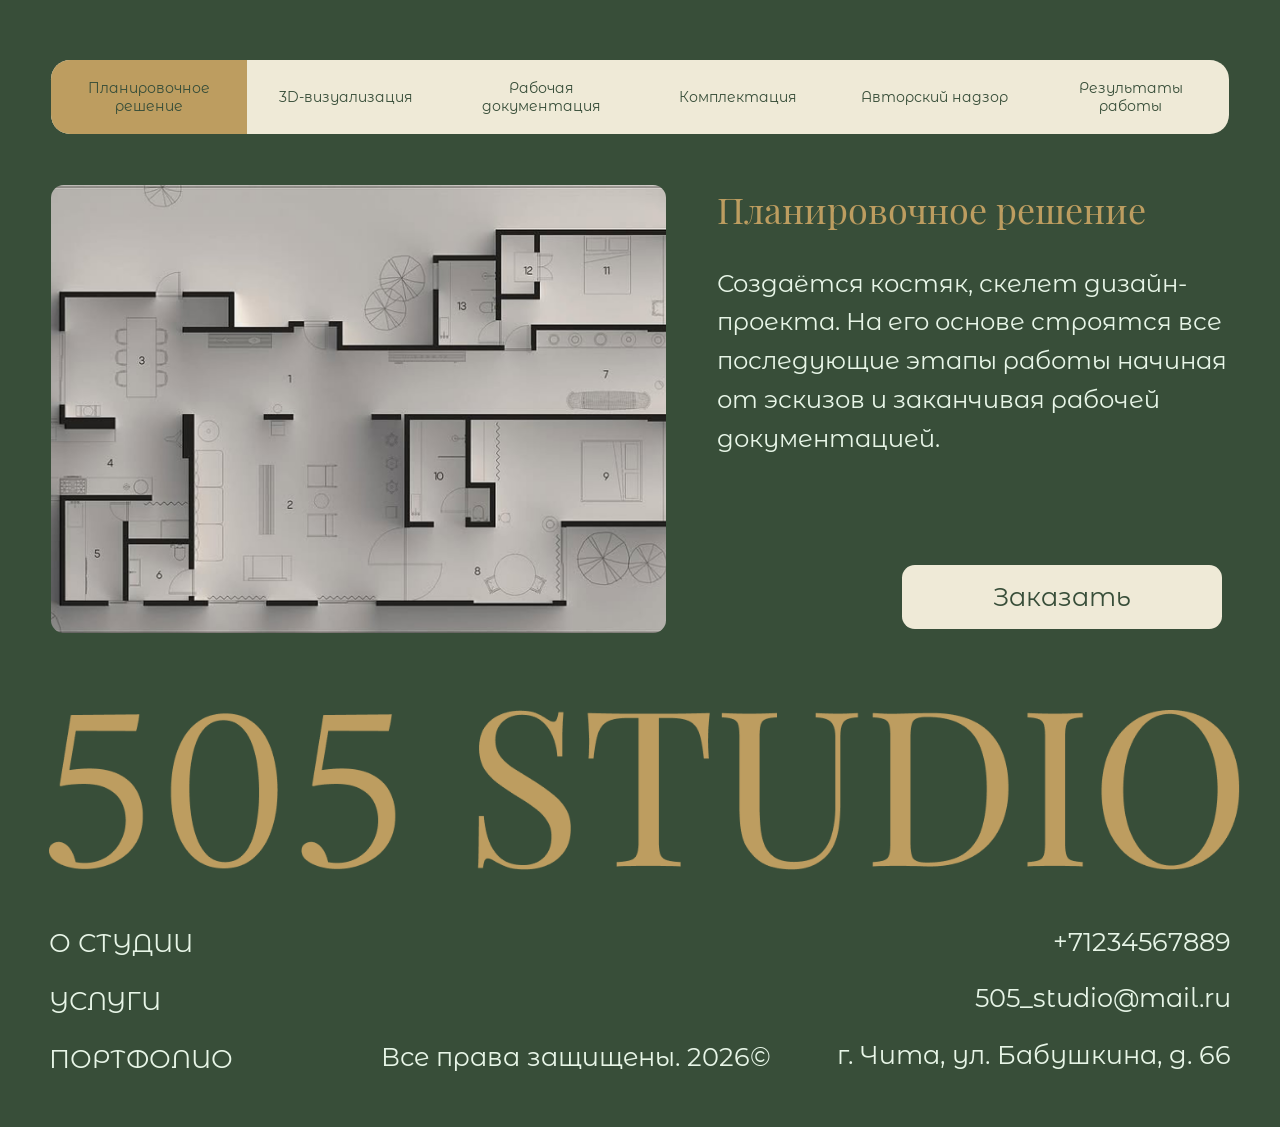
<file: services.html>
<!doctype html>
<html lang="ru">
  <head>
    <meta charset="UTF-8" />
    <meta name="viewport" content="width=device-width, initial-scale=1.0" />
    <title>Услуги - 505 STUDIO</title>
    <link rel="stylesheet" href="main.css" />
    <link rel="stylesheet" href="services.css" />
  </head>
  <body>
    <div class="burger-menu-overlay" id="burgerMenu">
      <div class="menu-header container">
        <a href="index.html">
          <img src="image/логотип.png" alt="505 STUDIO" class="logo"
        /></a>
        <img
          src="image/закрыть.png"
          alt="Закрыть"
          class="close-menu"
          id="closeMenu"
        />
      </div>

      <nav class="menu-content container">
        <ul class="menu-list">
          <li>
            <a href="index.html#about" class="menu-link active">О СТУДИИ</a>
          </li>
          <li><a href="services.html" class="menu-link">УСЛУГИ</a></li>
          <li><a href="portfolio.html" class="menu-link">ПОРТФОЛИО</a></li>
          <li><a href="profile.html" class="menu-link">ПРОФИЛЬ</a></li>
        </ul>

        <div class="menu-contacts">
          <p>+71234567889</p>
          <p>505_studoi@mail.com</p>
          <p>г. Чита, ул. Бабушкина, д. 66</p>
        </div>
      </nav>
    </div>

    <header class="header">
      <div class="container">
        <a href="index.html" class="logo-link">
          <img src="image/логотип.png" alt="505 STUDIO" class="logo"
        /></a>

        <a href="index.html" class="link-header">
          <img
            src="image/большое_лого.png"
            alt="505 STUDIO"
            class="logo-header"
        /></a>

        <nav class="pc-nav pc-only">
          <a href="index.html#about" class="pc-nav-link">О СТУДИИ</a>
          <a href="services.html" class="pc-nav-link">УСЛУГИ</a>
          <a href="portfolio.html" class="pc-nav-link">ПОРТФОЛИО</a>
          <a href="auth.html" class="pc-nav-link">ПРОФИЛЬ</a>
        </nav>

        <img
          src="image/бергер.png"
          alt="Меню"
          class="burger-menu"
          id="burger"
        />
      </div>
    </header>

    <main>
      <section class="calculator-container">
        <h2 class="heading">КАЛЬКУЛЯТОР</h2>
        <h2 class="heading">Выберите параметры</h2>
        <form class="calc-form">
          <select>
            <option value="" disabled selected>Класс ремонта</option>
            <option>Эконом</option>
            <option>Стандарт</option>
            <option>Премиум</option>
          </select>
          <select>
            <option value="" disabled selected>Состояние объекта</option>
            <option>Новостройка</option>
            <option>Вторичное жилье</option>
          </select>
          <select>
            <option value="" disabled selected>Площадь</option>
            <option>До 50 м²</option>
            <option>50-100 м²</option>
            <option>От 100 м²</option>
          </select>
          <button type="button" class="btn calc-btn">Рассчитать</button>
        </form>

        <div class="calc-result">
          <h2 class="heading">Примерный расчет</h2>
          <div class="calc-item">
            <p class="calc-info">Подготовительные и черновые работы</p>
            <p class="calc-price">35 000 руб.</p>
          </div>
          <div class="calc-item">
            <p class="calc-info">Электромонтажные работы</p>
            <p class="calc-price">25 000 руб.</p>
          </div>
          <div class="calc-item">
            <p class="calc-info">Сантехнические работы</p>
            <p class="calc-price">25 000 руб.</p>
          </div>
          <div class="calc-item">
            <p class="calc-info">Чистовые отделочные работы</p>
            <p class="calc-price">30 000 руб.</p>
          </div>
          <div class="calc-total">
            <p>ИТОГО ЗА УСЛУГУ</p>
            <p>115 000 руб.</p>
          </div>
        </div>
      </section>

      <section class="services-list" id="services">
        <h2 class="heading">УСЛУГИ</h2>

        <div class="services-nav-desktop">
          <button class="nav-tab active" data-target="plan">
            Планировочное решение
          </button>
          <button class="nav-tab" data-target="viz">3D-визуализация</button>
          <button class="nav-tab" data-target="docs">
            Рабочая документация
          </button>
          <button class="nav-tab" data-target="complect">Комплектация</button>
          <button class="nav-tab" data-target="nadzor">Авторский надзор</button>
          <button class="nav-tab" data-target="result">
            Результаты работы
          </button>
        </div>

        <div class="services-card active" id="plan">
          <h2 class="heading">Планировочное решение</h2>
          <img src="image/услуга_1.png" alt="Планировка" class="service-img" />
          <p class="description">
            Создаётся костяк, скелет дизайн-проекта. На его основе строятся все
            последующие этапы работы начиная от эскизов и заканчивая рабочей
            документацией.
          </p>
          <a href="index.html#feedback" class="btn service-btn">Заказать</a>
        </div>

        <div
          class="services-card"
          id="viz"
          onclick="location.href = 'service-detail.html'"
          style="cursor: pointer"
        >
          <h2 class="heading">ЗD-визуализация</h2>
          <img src="image/услуга_2.png" alt="Планировка" class="service-img" />
          <p class="description">
            Помогаем увидеть будущий интерьер ещё до начала ремонта.
            Фотореалистичные изображения всех помещений с учётом освещения,
            текстур и расстановки мебели.
          </p>
          <a
            href="index.html#feedback"
            class="btn service-btn"
            onclick="event.stopPropagation()"
            >Заказать</a
          >
        </div>

        <div class="services-card" id="docs">
          <h2 class="heading">Рабочая документация</h2>
          <img src="image/услуга_3.png" alt="Планировка" class="service-img" />
          <p class="description">
            Полный пакет чертежей для строителей и мебельщиков. Включает планы с
            размерами, развёртки стен, схемы электрики, сантехники и вентиляции.
          </p>
          <a href="index.html#feedback" class="btn service-btn">Заказать</a>
        </div>

        <div class="services-card" id="complect">
          <h2 class="heading">Комплектация</h2>
          <img src="image/услуга_4.png" alt="Планировка" class="service-img" />
          <p class="description">
            Подбираем и поставляем отделочные материалы, мебель, светильники,
            сантехнику и декор. Оптимизируем бюджет без потери качества.
          </p>
          <a href="index.html#feedback" class="btn service-btn">Заказать</a>
        </div>

        <div class="services-card" id="nadzor">
          <h2 class="heading">Авторский надзор</h2>
          <img src="image/услуга_5.png" alt="Планировка" class="service-img" />
          <p class="description">
            Контролируем соответствие ремонтных работ дизайн-проекту. Регулярные
            выезды на объект, проверка качества, решение спорных вопросов на
            месте.
          </p>
          <a href="index.html#feedback" class="btn service-btn">Заказать</a>
        </div>

        <div class="services-card" id="result">
          <h2 class="heading">Результаты работы</h2>
          <img src="image/услуга_6.png" alt="Планировка" class="service-img" />
          <p class="description">
            Показываем, как задуманное превратилось в реальность. Фотографии
            готовых объектов, отзывы клиентов и разборы проектов.
          </p>
          <a href="index.html#feedback" class="btn service-btn">Заказать</a>
        </div>
      </section>
    </main>

    <footer class="footer-container">
      <a href="index.html" class="link-footer">
        <img src="image/большое_лого.png" alt="505 STUDIO" class="logo-footer"
      /></a>

      <div class="footer-content">
        <nav class="footer-nav">
          <a href="index.html#about" class="footer-link">О СТУДИИ</a>
          <a href="services.html" class="footer-link">УСЛУГИ</a>
          <a href="portfolio.html" class="footer-link">ПОРТФОЛИО</a>
        </nav>

        <div class="footer-contacts">
          <a href="#" class="footer-contacts-item">+71234567889</a>
          <a href="#" class="footer-contacts-item">505_studio@mail.ru</a>
          <p class="footer-contacts-item">г. Чита, ул. Бабушкина, д. 66</p>
        </div>
      </div>
      <div class="footer-bottom">
        <p>Все права защищены. 2026©</p>
      </div>
    </footer>

    <script src="script.js"></script>
  </body>
</html>
</file>
<file: main.css>
:root {
  --color-bg: #384e39;
  --color-accent: #bd9d60;
  --color-text-cold: #e7f5e7;
  --color-text-warm: #efead7;
}

@font-face {
  font-family: "Headlines";
  src: url(fonts/PlayfairDisplay-заголовки.ttf);
}

@font-face {
  font-family: "TypedText";
  src: url(fonts/MontserratAlternates-наборный.ttf);
}

* {
  margin: 0;
  padding: 0;
  box-sizing: border-box;
}

body {
  background-color: var(--color-bg);
  color: var(--color-text-cold);
  font-family: "TypedText";
  min-width: 320px;
}
section[id] {
  scroll-margin-top: 25vw;
}

/*заголовки*/
.heading {
  font-family: "Headlines";
  color: var(--color-accent);
  font-size: 6.76vw;
  margin-bottom: 4.35vw;
  margin-top: 6.76vw;
  margin-left: 3.62vw;
  font-weight: lighter;
}

/*кнопки*/
.btn {
  display: flex;
  align-items: center;
  justify-content: center;
  background-color: var(--color-text-warm);
  color: var(--color-bg);
  font-size: 3.86vw;
  text-decoration: none;
  border-radius: 2.42vw;
  width: 43.24vw;
  height: 11.59vw;
  border: none;
  cursor: pointer;
}

/*бургер*/
.burger-menu-overlay {
  position: fixed;
  top: 0;
  left: 0;
  width: 100%;
  height: 100vh;
  background-color: var(--color-bg);
  z-index: 1000;
  display: block;
  flex-direction: column;

  opacity: 0;
  visibility: hidden;
}

.burger-menu-overlay.active {
  opacity: 1;
  visibility: visible;
}

.menu-header {
  display: flex;
  justify-content: space-between;
  align-items: center;
  padding-top: 6.28vw;
  padding-bottom: 4.83vw;
  margin-right: 4.35vw;
  margin-left: 3.86vw;
}

.close-menu {
  width: 6.76vw;
  height: auto;
  cursor: pointer;
}

.menu-content {
  flex-grow: 1;
  display: flex;
  flex-direction: column;
}

.menu-list {
  list-style: none;
  margin-bottom: 6.76vw;
}

.menu-link {
  display: inline-block;
  font-family: "Headlines";
  font-size: 7.73vw;
  color: var(--color-text-cold);
  text-decoration: none;
  margin-bottom: 7.25vw;
  transition: all 0.3s ease-out;
}

.menu-link.active {
  text-decoration: underline;
  text-underline-offset: 2.42vw;
  text-decoration-thickness: 0.2vw;
  transform: translateX(4.83vw);
}

.menu-contacts {
  display: flex;
  flex-direction: column;
  gap: 4.35vw;
}

/* шапка */
main {
  margin-top: 22vw;
}
.header {
  position: fixed;
  top: 0;
  left: 0;
  width: 100%;
  background-color: var(--color-bg);
  z-index: 999;
  padding: 6.28vw 3.86vw;
  margin-top: 0;
  margin-left: 0;
}
@media (min-width: 768px) {
  section[id] {
  scroll-margin-top: 2vw;
}
  .header {
    padding: 6.28vw 3.68vw 1vw 3.86vw;
  }
}

.container {
  display: flex;
  justify-content: space-between;
  align-items: center;
}

.logo {
  height: 7.49vw;
  width: auto;
  cursor: pointer;
}

.burger-menu {
  width: 11.84vw;
  height: auto;
  cursor: pointer;
  margin-right: 3.86vw;
}

/*баннер*/
.title-1 {
  font-family: "Headlines";
  color: var(--color-accent);
  font-size: 9.18vw;
  margin-left: 9.9vw;
  margin-top: 4.83vw;
  font-weight: lighter;
}

.title-2 {
  font-family: "Headlines";
  color: var(--color-accent);
  font-size: 8.21vw;
  margin-left: 30.92vw;
  margin-top: -4.35vw;
  margin-bottom: 4.04vw;
  font-weight: lighter;
}

/*наборный текст*/
.description {
  font-size: 4.11vw;
  margin-bottom: 4.35vw;
  margin-right: 3.86vw;
  margin-left: 3.86vw;
}

.img-main {
  width: 43.48vw;
  height: auto;
  display: block;
}

.image-btn-banner {
  display: flex;
  justify-content: space-between;
  align-items: flex-end;
  padding: 0 3.86vw;
  margin-top: 4.35vw;
}

/*о нас*/
.about-img {
  width: 20vw;
  height: auto;
  display: block;
  margin-left: auto;
  margin-right: 3.86vw;
  margin-bottom: 4.35vw;
}

/*проекты*/
.pc-only {
  display: none;
}

.projects-img-large {
  width: 65.94vw;
  height: auto;
  margin-left: 3.86vw;
  margin-bottom: 4.35vw;
}

.projects-img-small {
  width: 43.24vw;
  height: auto;
}

.img-small-1 {
  display: block;
  margin-left: auto;
  margin-right: 3.86vw;
}

.img-small-2 {
  margin-top: -36.96vw;
}

.projects-btn-img {
  display: flex;
  justify-content: space-between;
  align-items: flex-end;
  padding: 0 3.86vw;
  margin-top: 4.35vw;
}

/*подать заявку*/
.feedback-container {
  margin-top: 4.35vw;
}

.feedback-form input,
.feedback-form select {
  width: calc(100% - 7.72vw);
  background: transparent;
  border: none;
  border-bottom: 2px solid var(--color-text-cold);
  color: var(--color-text-cold);
  font-size: 4.83vw;
  margin-left: 3.86vw;
  margin-right: 3.86vw;
  margin-bottom: 6.76vw;
  padding-bottom: 3.62vw;
  outline: none;
  font-family: "TypedText";
}

.feedback-form input::placeholder {
  color: var(--color-text-cold);
  opacity: 1;
}

.feedback-form select {
  appearance: none;
  -webkit-appearance: none;
  -moz-appearance: none;
  background-image: url("data:image/svg+xml,%3Csvg width='24' height='24' viewBox='0 0 24 24' fill='none' xmlns='http://www.w3.org/2000/svg'%3E%3Cpath d='M7 10L12 15L17 10' stroke='%23e7f5e7' stroke-width='2' stroke-linecap='round' stroke-linejoin='round'/%3E%3C/svg%3E");
  background-repeat: no-repeat;
  background-position: calc(100% - 5px) center;
  background-size: 8.45vw;
}

.feedback-form select option {
  background-color: var(--color-bg);
  color: var(--color-text-cold);
  font-family: "TypedText";
}

.form-btn {
  display: block;
  margin-left: auto;
  margin-right: 3.86vw;
  margin-bottom: 6.76vw;
}

/*футер*/
.logo-footer {
  width: calc(100% - 7.72vw);
  height: auto;
  margin-left: 3.86vw;
  display: block;
}

.footer-content {
  display: flex;
  justify-content: space-between;
  align-items: flex-start;
  margin-bottom: 6.76vw;
}

.footer-nav {
  display: flex;
  flex-direction: column;
  gap: 4.35vw;
  margin-left: 3.86vw;
  margin-top: 4.35vw;
}

.footer-link {
  color: var(--color-text-cold);
  text-decoration: none;
  font-size: 2.9vw;
}

.footer-contacts {
  display: flex;
  flex-direction: column;
  align-items: flex-end;
  gap: 4.35vw;
  text-align: right;
  margin-right: 3.86vw;
  margin-top: 4.35vw;
  font-size: 2.9vw;
}

.footer-contacts-item {
  color: var(--color-text-cold);
  text-decoration: none;
  font-size: 2.9vw;
}

.footer-bottom {
  text-align: center;
  margin-bottom: 6.28vw;
}

.footer-bottom p {
  font-size: 2.9vw;
  color: var(--color-text-cold);
}

.logo-header {
  display: none;
}

/*адаптив пк*/
@media (min-width: 1024px) {
  .logo-link {
    display: none;
  }

  .logo-header {
    display: flex !important;
    width: 100%;
    max-width: 120vw;
    height: auto;
    display: block;
  }
  .pc-only {
    display: flex !important;
  }

  .container {
    display: flex;
    flex-direction: column;
    align-items: center;
    gap: 4vw;
    max-width: 100%;
    padding: 0 4vw;
  }
  .heading {
    font-size: 4.4vw;
  }

  /*шапка*/
  .header {
    padding: 3vw 0;
    position: absolute;
  }
  .burger-menu {
    display: none;
  }
  .pc-nav {
    display: flex !important;
    justify-content: center;
    gap: 4vw;
  }

  .link-header {
    width: 100%;
    display: flex;
    justify-content: center;
  }

  .pc-nav-link {
    color: var(--color-text-cold);
    font-family: "Headlines";
    text-decoration: none;
    font-size: 3.1vw;
    letter-spacing: 0.1em;
  }

  /*баннер*/
  .banner {
    position: relative;
    display: grid;
    grid-template-columns: 1fr 1fr;
    align-items: end;
    overflow: visible;
  }

  .banner p {
    text-align: left;
    margin-bottom: 8vw;
    font-size: 1.9vw;
    margin-right: 0.75vw;
    margin-left: 4.86vw;
  }

  .title-1,
  .title-2 {
    position: absolute;
    z-index: 10;
    font-family: "Headlines";
    font-size: 8vw;
    line-height: 0.9;
    color: var(--color-accent);
    margin: 0;
  }
  .title-1 {
    top: 5vw;
    left: 12vw;
  }
  .title-2 {
    top: 12vw;
    left: 28vw;
  }

  .image-btn-banner {
    grid-column: 2;
    position: relative;
    height: 100%;
    display: flex;
    flex-direction: column;
    justify-content: flex-end;
    align-items: flex-start;
  }

  .img-main {
    width: 44vw;
    height: auto;
    margin-top: 6vw;
  }

  .btn-banner {
    position: absolute;
    left: -25vw;
    width: 25vw;
    height: 5vw;
    font-size: 2vw;
    border-radius: 1vw;
  }

  /*о нас*/
  .about-content {
    display: grid;
    grid-template-columns: 1fr 1fr;
    gap: 1vw;
    align-items: center;
    padding: 0 1vw;
  }

  .about-content .description:first-of-type {
    grid-column: span 2;
    max-width: 800px;
    margin-bottom: 20px;
    font-size: 1.9vw;
    line-height: 1.6;
    margin-left: 20vw;
  }

  .about-img {
    grid-column: 1;
    width: 100%;
    max-width: 40vw;
    height: auto;
    margin: 0;
    order: unset;
  }

  .about-content .description:last-of-type {
    grid-column: 2;
    font-size: 1.9vw;
    line-height: 1.5;
    order: unset;
    margin-top: auto;
    margin-bottom: 0;
    margin-left: -5vw;
    margin-right: 3vw;
  }

  /*проекты*/
  .projects-grid {
    display: grid;
    grid-template-columns: repeat(4, 1fr);
    gap: 2vw;
    grid-template-rows: auto auto;
    padding: 0 4vw;
    align-items: start;
  }

  .projects-grid img {
    width: 100%;
    height: auto;
    object-fit: cover;
    margin: 0 !important;
  }

  .projects-img-large {
    grid-column: 1;
    grid-row: 2;
  }
  .pc-project-extra:first-of-type {
    grid-column: 1;
    grid-row: 2;
  }

  .pc-project-extra:last-of-type {
    grid-column: 1;
    grid-row: 1;
  }

  .img-small-1 {
    grid-column: 3;
    grid-row: 2;
  }

  .projects-btn-img {
    display: contents;
  }

  .img-small-2 {
    grid-column: 4;
    grid-row: 1;
  }

  .projects-btn-img .btn {
    grid-column: 4;
    grid-row: 2;
    align-self: end;
    width: 100%;
    height: 5vw;
    font-size: 2.1vw;
    border-radius: 1vw;
  }

  /*форма*/
  .feedback-container {
    display: grid;
    grid-template-columns: 1fr 3fr;
    align-items: start;
    margin-left: 4vw;
    gap: 2.4vw;
  }

  .feedback-container .heading {
    margin: 0;
  }

  .feedback-form {
    display: flex;
    flex-direction: column;
    max-width: 100%;
    margin-top: 5.5vw;
  }

  .feedback-form input {
    font-size: 2.5vw;
    padding-bottom: 1.86vw;
    margin-top: -4vw;
  }

  .feedback-form select {
    margin-top: -4vw;
    padding-bottom: 1.86vw;
    font-size: 2.5vw;
    cursor: pointer;
    appearance: none;
    -webkit-appearance: none;
    -moz-appearance: none;
    background-image: url("data:image/svg+xml,%3Csvg width='24' height='24' viewBox='0 0 24 24' fill='none' xmlns='http://www.w3.org/2000/svg'%3E%3Cpath d='M7 10L12 15L17 10' stroke='%23e7f5e7' stroke-width='2' stroke-linecap='round' stroke-linejoin='round'/%3E%3C/svg%3E");
    background-repeat: no-repeat;
    background-position: calc(100% - 5px) center;
    background-size: 5vw;
    padding-right: 2vw;
  }

  .form-btn {
    margin-top: -4vw;
    grid-column: 2;
    justify-self: end;
    width: 25vw;
    height: 5vw;
    font-size: 2vw;
    border-radius: 1vw;
    font-family: "TypedText";
  }

  /*футер*/
  .logo-footer {
    display: flex !important;
    width: 93%;
    max-width: 120vw;
    height: auto;
    display: block;
  }

  .footer-link {
    font-size: 2vw;
    margin-top: 0.09vw;
  }

  .footer-contacts {
    gap: 2vw;
  }

  .footer-nav {
    gap: 2vw;
  }

  .footer-contacts-item {
    font-size: 2vw;
  }

  .footer-bottom p {
    font-size: 2vw;
    margin-top: -9.3vw;
    margin-right: 10vw;
    margin-bottom: -2vw;
  }
}
</file>
<file: auth.css>
.auth-container {
  margin-top: 21vw;
}

.auth-form {
  margin-top: 10vw;
  padding: 0 5vw;
}

/*Инпуты*/
input:focus,
textarea:focus {
  outline: none;
}

.input-group {
  position: relative;
  margin-bottom: 8vw;
  border-bottom: 1px solid var(--color-text-cold);
}

.input-group input {
  width: 100%;
  background: transparent;
  border: none;
  padding: 2vw 0;
  color: var(--color-text-cold);
  font-size: 5vw;
}

.input-group input::placeholder {
  color: var(--color-text-cold);
  opacity: 0.8;
}

.forgot-password {
  position: absolute;
  right: 0;
  bottom: 2vw;
  color: var(--color-accent);
  font-size: 4vw;
  text-decoration: none;
}

/*чекбокс*/
.checkbox-group {
  display: flex;
  align-items: center;
  gap: 3vw;
  margin-bottom: 10vw;
}

@media (min-width: 768px) {
  .checkbox-group {
    font-size: 4vw;
  }

}

/*другое*/
.social-login {
  text-align: center;
  margin-bottom: 10vw;
  padding: 0 5vw;
}

.social-title {
  color: var(--color-accent);
  font-size: 5vw;
  margin-bottom: 3vw;
  margin-top: 7vw;
}

.social-links {
  display: flex;
  justify-content: space-between;
  gap: 2vw;
}

.social-links a {
  color: var(--color-text-cold);
  text-decoration: none;
  font-size: 4.5vw;
}

.btn {
  width: 100%;
  font-size: 4.86vw;
}

/* Футер авторизации */
.auth-footer {
  color: var(--color-text-cold);
  font-size: 4.5vw;
  padding: 0 5vw;
  margin-bottom: 5.86vw;
}

.register-link {
  color: var(--color-accent);
  text-decoration: underline;
  display: block;
  margin-top: 1vw;
}

/*адаптив пк*/
@media (min-width: 1024px) {
  /*поиск и фильтрация*/
  .content {
    margin-top: 28vw;
  }

  .auth-form {
    margin-top: 4vw;
    padding: 0;
    max-width: 60vw;
    margin-left: auto;
    margin-right: auto;
  }

  .input-group {
    margin-bottom: 4vw;
  }

  .input-group input {
    font-size: 1.8vw;
    padding: 1vw 0;
  }

  .forgot-password {
    font-size: 1.8vw;
    bottom: 1vw;
  }

  .checkbox-group {
    margin-bottom: 4vw;
    gap: 1vw;
  }

  .checkbox-group label {
    font-size: 1.8vw;
  }

  .btn {
    width: 60%;
    height: 5vw;
    font-size: 2vw;
    border-radius: 1vw;
    display: flex;
    align-items: center;
    justify-content: center;
  }

  .social-login {
    margin-right: 25vw;
    margin-bottom: 4vw;
  }

  .social-title {
    font-size: 1.8vw;
    margin-top: 4vw;
    margin-bottom: 2vw;
  }

  .social-links {
    justify-content: center;
    gap: 4vw;
  }

  .social-links a {
    font-size: 1.6vw;
  }

  .auth-footer {
    padding: 0 19.5vw;
    font-size: 16px;
    text-align: left;
  }

  .register-link {
    display: inline-block;
    margin-top: 5px;
  }
}
</file>
<file: portfolio.css>
.portfolio-controls {
  padding: 0 4.8vw;
  margin-bottom: 8vw;
}

/*поиск*/
.search-container {
  display: flex;
  gap: 2.5vw;
  margin-bottom: 6vw;
  margin-top: 3.86vw;
}

#portfolioSearch {
  flex: 1;
  background: var(--color-text-cold);
  border: none;
  border-radius: 3vw;
  padding: 2vw 5vw;
  font-size: 4.5vw;
  color: var(--color-bg);
  outline: none;
}

.search-btn {
  background: var(--color-text-warm);
  border: none;
  border-radius: 3vw;
  width: 18vw;
  height: 11.59vw;
  display: flex;
  align-items: center;
  justify-content: center;
  flex-shrink: 0;
  cursor: pointer;
  transition: opacity 0.3s;
}

.search-btn img {
  width: 6vw;
}

.search-btn:active {
  opacity: 0.8;
}

/*фильтрация*/
.filter-container {
  display: flex;
  gap: 1.2vw;
  padding-bottom: 2vw;
}

.filter-btn {
  background: var(--color-text-warm);
  border: none;
  border-radius: 4vw;
  padding: 2vw 4.8vw;
  font-size: 3.5vw;
  color: var(--color-bg);
  white-space: nowrap;
  transition: 0.3s;
}

.filter-btn.active {
  background: var(--color-bg);
  color: var(--color-accent);
  border: 1px solid var(--color-accent);
}

/*карточки*/
.heading {
  margin-bottom: 1.35vw;
}
.portfolio-grid {
  margin-bottom: 6.76vw;
}
.portfolio-card {
  display: flex;
  padding: 4vw 4.8vw;
  gap: 4vw;
  align-items: stretch;
}

.card-image {
  position: relative;
  width: 45%;
  flex-shrink: 0;
}

.card-image img {
  width: 100%;
  height: 100%;
  object-fit: cover;
  border-radius: 1vw;
}

.area-tag {
  font-family: "Headlines";
  position: absolute;
  top: 2vw;
  left: 2vw;
  color: var(--color-text-cold);
  font-size: 6vw;
}

.card-info {
  width: 55%;
  display: flex;
  flex-direction: column;
  justify-content: flex-start;
  margin-bottom: auto;
}

.card-info h3 {
  color: var(--color-accent);
  font-size: 4.2vw;
  font-weight: normal;
  margin-bottom: 2vw;
  line-height: 1.2;
  margin-bottom: 7vw;
  font-family: "Headlines";
}

.card-info p {
  color: var(--color-text-cold);
  font-size: 3.2vw;
  line-height: 1.4;
  margin-bottom: 4vw;
}

/*адаптив пк*/
@media (min-width: 1024px) {
  /*поиск и фильтрация*/
  .content {
    margin-top: 28vw;
  }

  #portfolioSearch {
    border-radius: 2vw;
    padding: 2vw 3vw;
    font-size: 2vw;
    height: 6vw;
  }

  .search-btn {
    width: 10vw;
    height: 6vw;
    border-radius: 2vw;
  }

  .search-btn img {
    width: 3.5vw;
  }

  .portfolio-controls {
    width: 40%;
    padding: 0;
    margin: 0 0 0 4vw;
  }

  .filter-btn {
    border-radius: 1vw;
    font-size: 2vw;
    transition: 0.3s;
    padding: 1vw 8vw;
    margin-top: -2vw;
  }

  .filter-container {
    margin-bottom: -4vw;
  }

  /*карточки*/
  .portfolio-card {
    margin-bottom: -4.5vw;
  }
  .card-image {
    width: 35vw;
    height: 45vw;
  }
  .card-image img {
    width: 100%;
    height: 100%;
  }

  .area-tag {
    font-size: 4vw;
  }

  .card-info {
    width: 55%;
  }

  .card-info h3 {
    font-size: 3vw;
  }

  .card-info p {
    font-size: 2vw;
    margin-bottom: 1.8vw;
    margin-top: 19vw;
  }

  .card-info a {
    width: 15vw;
    height: 5vw;
    border-radius: 1vw;
    font-size: 2vw;
  }
}
</file>
<file: profile.css>
.content {
  margin-bottom: 3.86vw;
  margin-top: 15.86vw;
}

.header-row {
  display: flex;
  justify-content: space-between;
  align-items: center;
  margin-bottom: 3vw;
  margin-right: 3vw;
}

.notification-btn img {
  width: 8vw;
  margin-left: -11vw;
}

/*ава*/
.user-header {
  display: flex;
  flex-direction: column;
  align-items: center;
  margin-bottom: 3.86vw;
}

.profile-avatar {
  width: 50vw;
  height: 50vw;
  border-radius: 50%;
  overflow: hidden;
  margin-bottom: 4vw;
}

.profile-avatar img {
  width: 100%;
  height: 100%;
  object-fit: cover;
}

.user-meta {
  width: calc(100% - 7.72vw);
  display: flex;
  justify-content: space-between;
  align-items: flex-start;
  margin-left: 3.86vw;
  margin-right: 3.86vw;
}

.user-name {
  font-family: "Headlines";
  font-size: 7vw;
}

.user-handle {
  font-family: "Headlines";
  font-size: 6vw;
  margin-top: -1vw;
}

.settings-btn img {
  width: 7vw;
  margin-left: -10vw;
  margin-top: 3vw;
}

/*Меню*/
.menu-item {
  display: flex;
  justify-content: space-between;
  align-items: center;
  color: var(--color-accent);
  font-size: 7vw;
  margin-left: 0.86vw;
  margin-right: 3.86vw;
  padding: 3vw;
  font-family: "Headlines";
}

.arrow {
  width: 4vw;
}

.arrow-icon {
  width: 4vw;
  transition: transform 0.3s ease;
}

.accordion-content {
  max-height: 0;
  overflow: hidden;
  transition: max-height 0.3s ease-out;
}

.accordion.active .arrow-icon {
  transform: rotate(90deg);
}

.accordion.active .accordion-content {
  max-height: 500px;
}

/*Карточка*/
.project-mini-card {
  display: flex;
  gap: 4vw;
  padding: 3.86vw 3.86vw;
  align-items: flex-start;
}

.project-mini-card img {
  width: 45vw;
  height: 45vw;
  object-fit: cover;
}

.projects-mini-info {
  display: flex;
  flex-direction: column;
  flex: 1;
}

.project-mini-info h3 {
  color: var(--color-accent);
  font-size: 6vw;
  margin-bottom: 7vw;
  font-weight: normal;
  font-family: "Headlines";
}

.project-mini-info p {
  color: var(--color-text-cold);
  font-size: 3.8vw;
  margin: 0.4vw 0;
  font-weight: 300;
}

/*адаптив пк*/
@media (min-width: 1024px) {
  .content {
    margin-top: 22vw;
  }

  .header-row {
    margin-bottom: 0;
  }

  .notification-btn img {
    width: 5vw;
    margin-top: 2vw;
  }

  .user-header {
    flex-direction: row;
    align-items: center;
    padding: 1vw 5vw;
    margin-bottom: 2vw;
  }

  .profile-avatar {
    width: 35vw;
    height: auto;
  }

  .user-meta {
    margin-top: 8vw;
  }

  .user-name {
    font-size: 4.5vw;
    line-height: 1.2;
  }

  .user-handle {
    font-size: 3.8vw;
    margin-top: 0;
  }

  .settings-btn img {
    width: 5vw;
    margin-left: 0;
    margin-top: 2.5vw;
  }

  .menu-item {
    margin-top: -2vw;
    font-size: 4vw;
  }

  .arrow {
    width: 2vw;
  }

  .arrow-icon {
    width: 2vw;
  }

  .project-mini-card{
    margin-left: 15vw;
    margin-top: -5vw;
  }
  
  .project-mini-card img {
    width: 35vw;
    height: 35vw;
    object-fit: cover;
  }

  .project-mini-info h3 {
    font-size: 3.2vw;
    margin-bottom: 19.5vw;
  }

  .project-mini-info p {
    font-size: 1.6vw;
  }

  .project-mini-info .btn {
    margin-top: 2vw;
    font-size: 2vw;
    width: 25vw;
    height: 5vw;
    border-radius: 1vw;
  }
}
</file>
<file: services.css>
/*калькулятор*/
.calc-form select {
  width: calc(100% - 7.72vw);
  background: transparent;
  border: none;
  border-bottom: 2px solid var(--color-text-cold);
  color: var(--color-text-cold);
  font-size: 4.83vw;
  margin-left: 3.86vw;
  margin-right: 3.86vw;
  margin-bottom: 6.76vw;
  padding-bottom: 3.62vw;
  outline: none;
  font-family: "TypedText";
  appearance: none;
  background-image: url("data:image/svg+xml,%3Csvg width='24' height='24' viewBox='0 0 24 24' fill='none' xmlns='http://www.w3.org/2000/svg'%3E%3Cpath d='M7 10L12 15L17 10' stroke='%23e7f5e7' stroke-width='2' stroke-linecap='round' stroke-linejoin='round'/%3E%3C/svg%3E");
  background-repeat: no-repeat;
  background-position: calc(100% - 2.86vw) center;
  background-size: 8.45vw;
}

.calc-form select option {
  background-color: var(--color-bg);
  color: var(--color-text-cold);
  font-family: "TypedText";
}

.calc-btn {
  margin-left: auto;
  margin-right: 3.86vw;
  margin-bottom: 5.08vw;
}

.calc-item {
  margin: 0 3.86vw 12.08vw;
  margin-bottom: 4.35vw;
}

.calc-info {
  font-size: 4.11vw;
  color: var(--color-text-cold);
  margin-bottom: 1.21vw;
}

.calc-price {
  font-size: 4.11vw;
  color: var(--color-accent);
}

.calc-total {
  display: flex;
  justify-content: space-between;
  border-top: 1px solid var(--color-accent);
  padding-top: 4.35vw;
  color: var(--color-accent);
  font-weight: bold;
  font-size: 3.86vw;
  margin: 0 3.86vw 12.08vw;
}

/*карточки услуг*/
.service-card {
  margin-bottom: 12.08vw;
}

.service-img {
  width: calc(100% - 7.72vw);
  margin-left: 3.86vw;
  border-radius: 2.42vw;
  margin-bottom: 4.35vw;
  display: block;
}

.service-btn {
  margin-left: auto;
  margin-right: 3.86vw;
  margin-bottom: 8.08vw;
}

.services-nav-desktop {
  display: none;
}

/*адаптив пк*/
@media (min-width: 1024px) {
  /*калькулятор*/
  .calculator-container {
    margin-top: 28vw;
  }

  .calc-form {
    display: grid;
    grid-template-columns: 1fr 1fr;
    column-gap: 5vw;
    row-gap: 3vw;
    align-items: end;
    width: 100%;
  }

  .calc-form select {
    margin: 0 0 0 4vw;
    font-size: 2.5vw;
    padding-bottom: 2vw;

    cursor: pointer;
    appearance: none;
    -webkit-appearance: none;
    -moz-appearance: none;
    background-image: url("data:image/svg+xml,%3Csvg width='24' height='24' viewBox='0 0 24 24' fill='none' xmlns='http://www.w3.org/2000/svg'%3E%3Cpath d='M7 10L12 15L17 10' stroke='%23e7f5e7' stroke-width='2' stroke-linecap='round' stroke-linejoin='round'/%3E%3C/svg%3E");
    background-repeat: no-repeat;
    background-position: calc(100% - 5px) center;
    background-size: 5vw;
  }

  .calc-btn {
    grid-column: 2;
    width: 25vw;
    height: 5vw;
    font-size: 2vw;
    border-radius: 1vw;
    margin-right: 4vw;
    margin-bottom: auto;
    font-family: "TypedText";
  }

  /*результаты поиска*/
  .calc-item {
    display: flex;
    justify-content: space-between;
    margin-bottom: 1.5vw;
  }
  .calc-info {
    font-size: 2.5vw;
  }
  .calc-price {
    font-size: 3vw;
  }
  .calc-total {
    font-size: 3vw;
    margin-bottom: 0;
    padding-top: 2.5vw;
  }

  /*услуги*/
  .services-list {
    margin-top: 9vw;
  }

  .services-card {
    display: none !important;
  }

  .services-card.active {
    display: grid !important;
    grid-template-columns: 1.2fr 1fr;
    grid-template-areas:
      "img title"
      "img desc"
      "img btn";
    gap: 0 4vw;
    margin: 0 4vw 6vw;
  }

  .services-nav-desktop {
    display: flex;
    background-color: var(--color-text-warm);
    border-radius: 1.5vw;
    margin: 0 4vw 4vw;
    overflow: hidden;
  }

  .nav-tab {
    flex: 1;
    padding: 1.5vw 1vw;
    border: none;
    background: transparent;
    font-family: "TypedText";
    font-size: 1.1vw;
    color: var(--color-bg);
    cursor: pointer;
    transition: 0.3s;
  }

  .nav-tab.active {
    background-color: var(--color-accent);
    color: var(--color-bg);
  }

  .services-card {
    display: grid;
    grid-template-columns: 1.2fr 1fr;
    grid-template-areas:
      "img title"
      "img desc"
      "img btn";
    gap: 0 4vw;
    margin: 0 4vw 6vw;
    align-items: start;
  }

  .services-card .heading {
    grid-area: title;
    font-size: 2.8vw;
    margin: 0 0 2vw 0;
    text-align: left;
  }

  .service-img {
    grid-area: img;
    width: 100%;
    height: 35vw;
    object-fit: cover;
    margin: 0;
    border-radius: 1vw;
  }

  .services-card .description {
    grid-area: desc;
    font-size: 1.9vw;
    margin: 0 0 8vw 0;
    line-height: 1.6;
    font-family: "TypedText";
  }

  .service-btn {
    margin-bottom: auto;
    width: 25vw;
    height: 5vw;
    font-size: 2vw;
    border-radius: 1vw;
    margin-right: 0.5vw;
  }
}
</file>
